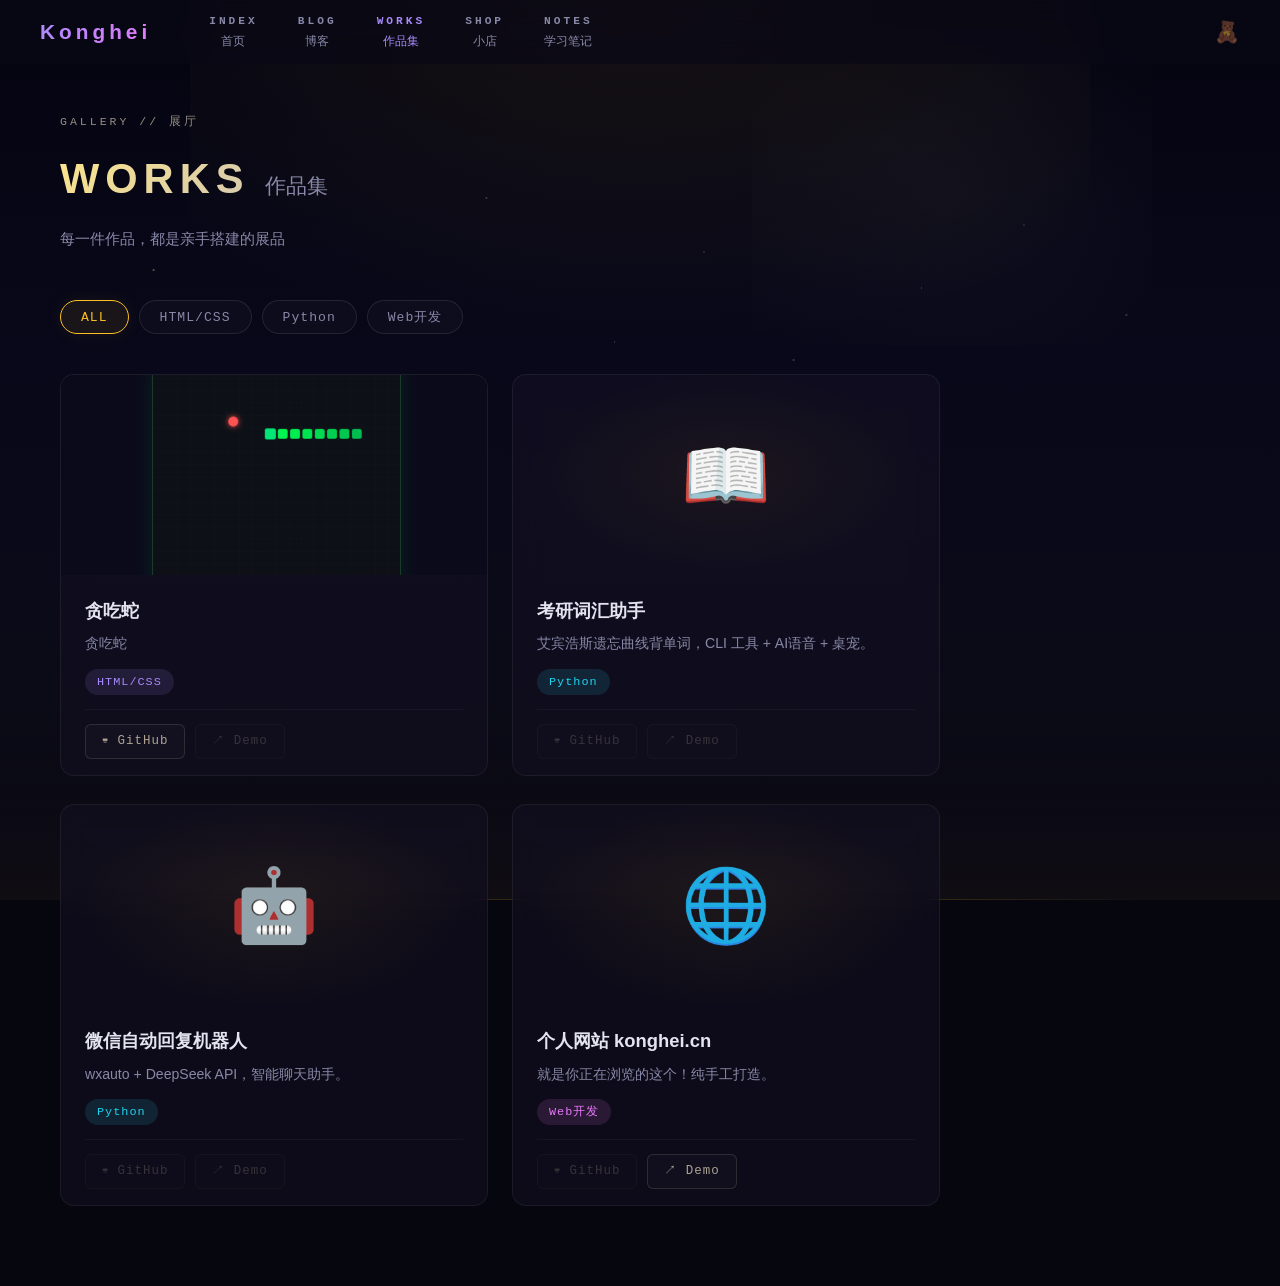
<file: portfolio.html>
<!DOCTYPE html>
<html lang="zh-CN">
<head>
  <meta charset="UTF-8">
  <meta name="viewport" content="width=device-width, initial-scale=1.0">
  <title>作品集 - Konghei</title>
  <link rel="stylesheet" href="style.css">
  <style>
    /* ===== 暗色展厅背景 ===== */
    .gl-bg { position: fixed; inset: 0; z-index: 0; pointer-events: none; }
    .gl-bg-room { position: absolute; inset: 0; background: linear-gradient(180deg, #040410 0%, #08081a 40%, #0a0a18 70%, #060612 100%); }
    .gl-bg-spotlight { position: absolute; top: 0; left: 50%; transform: translateX(-50%); width: 900px; height: 500px; background: radial-gradient(ellipse 900px 500px at 50% 0%, rgba(251,191,36,0.07) 0%, rgba(251,191,36,0.03) 40%, transparent 70%); animation: spotlightBreath 6s ease-in-out infinite alternate; }
    @keyframes spotlightBreath { 0% { opacity: 0.7; } 100% { opacity: 1; } }
    .gl-bg-light2 { position: absolute; top: 5%; right: 10%; width: 400px; height: 300px; background: radial-gradient(ellipse 400px 300px at center, rgba(212,200,176,0.04), transparent 70%); }
    .gl-bg-floor { position: absolute; bottom: 0; left: 0; right: 0; height: 40%; background: linear-gradient(0deg, rgba(251,191,36,0.04) 0%, rgba(251,191,36,0.01) 30%, transparent 100%); }
    .gl-bg-dust { position: absolute; inset: 0; background-image: radial-gradient(1.5px 1.5px at 12% 30%, rgba(253,230,138,0.5), transparent), radial-gradient(1px 1px at 25% 45%, rgba(212,200,176,0.4), transparent), radial-gradient(1.5px 1.5px at 38% 22%, rgba(253,230,138,0.3), transparent), radial-gradient(1px 1px at 48% 38%, rgba(255,255,255,0.3), transparent), radial-gradient(1px 1px at 55% 28%, rgba(212,200,176,0.4), transparent), radial-gradient(1.5px 1.5px at 62% 40%, rgba(253,230,138,0.3), transparent), radial-gradient(1px 1px at 72% 32%, rgba(255,255,255,0.3), transparent), radial-gradient(1px 1px at 80% 25%, rgba(212,200,176,0.4), transparent), radial-gradient(1.5px 1.5px at 88% 35%, rgba(253,230,138,0.3), transparent), radial-gradient(1px 1px at 15% 50%, rgba(255,255,255,0.2), transparent), radial-gradient(1px 1px at 68% 48%, rgba(212,200,176,0.3), transparent); animation: dustFloat 20s linear infinite; }
    @keyframes dustFloat { 0% { transform: translateY(0); opacity: 0.6; } 50% { transform: translateY(-8px); opacity: 0.9; } 100% { transform: translateY(-2px); opacity: 0.6; } }
    .gl-bg-pedestal { position: absolute; bottom: 0; left: 10%; right: 10%; height: 1px; background: linear-gradient(90deg, transparent, rgba(251,191,36,0.15) 20%, rgba(251,191,36,0.15) 80%, transparent); }

    .sub-page { min-height: 100vh; padding: calc(var(--topbar-h) + 48px) 60px 80px; max-width: 1000px; position: relative; z-index: 1; }
    .gl-header .screen-tag { color: rgba(212,200,176,0.7); }
    .gl-header .st-en { background: linear-gradient(135deg, #fde68a, #d4c8b0); -webkit-background-clip: text; -webkit-text-fill-color: transparent; background-clip: text; }
    /* 详情页时折叠标题 */
    .screen-header.collapsed { max-height: 0; opacity: 0; margin-bottom: 0; overflow: hidden; transition: all 0.4s ease; }
    .gl-filters.collapsed { max-height: 0; opacity: 0; margin-bottom: 0; overflow: hidden; transition: all 0.4s ease; }

    /* 筛选 */
    .gl-filters { display: flex; gap: 10px; margin-bottom: 40px; flex-wrap: wrap; }
    .gl-filter-btn { padding: 7px 20px; border: 1px solid rgba(212,200,176,0.12); border-radius: 20px; background: rgba(20,18,35,0.5); backdrop-filter: blur(10px); color: var(--text-dim); font-size: 0.82rem; cursor: pointer; font-family: "Consolas","Courier New",monospace; letter-spacing: 1px; transition: all 0.35s ease; }
    .gl-filter-btn:hover { border-color: rgba(212,200,176,0.3); color: var(--text); }
    .gl-filter-btn.active { border-color: var(--warm-amber); color: var(--warm-amber); background: rgba(251,191,36,0.08); box-shadow: 0 0 18px rgba(251,191,36,0.08); }

    /* 展品网格 */
    .showcase-grid { display: grid; grid-template-columns: repeat(2, 1fr); gap: 28px 24px; }
    .showcase-grid.filtering .showcase-card.hidden-by-tag { display: none; }

    /* 展品卡片 */
    .showcase-card { display: flex; flex-direction: column; background: rgba(20,18,35,0.55); border: 1px solid rgba(212,200,176,0.08); border-radius: var(--radius); backdrop-filter: blur(12px); -webkit-backdrop-filter: blur(12px); cursor: pointer; overflow: hidden; transition: all 0.45s cubic-bezier(0.25,0.46,0.45,0.94); position: relative; }
    .showcase-card:hover { transform: translateY(-6px); border-color: rgba(251,191,36,0.3); box-shadow: 0 16px 48px rgba(0,0,0,0.6), 0 0 60px rgba(251,191,36,0.06); }
    .showcase-card::before { content: ""; position: absolute; bottom: -40px; left: 5%; right: 5%; height: 60px; background: radial-gradient(ellipse 80% 100% at center top, rgba(251,191,36,0.04), transparent 70%); transition: opacity 0.45s ease; opacity: 0; }
    .showcase-card:hover::before { opacity: 1; }

    .showcase-preview-wrap { width: 100%; height: 200px; display: flex; align-items: center; justify-content: center; background: radial-gradient(ellipse 300px 160px at center, rgba(251,191,36,0.06), transparent 65%); position: relative; overflow: hidden; }
    .showcase-preview-wrap .preview-img { width: 100%; height: 100%; object-fit: cover; transition: transform 0.5s ease; }
    .showcase-card:hover .showcase-preview-wrap .preview-img { transform: scale(1.05); }
    .showcase-preview-wrap .preview-emoji { font-size: 4.5rem; transition: transform 0.45s cubic-bezier(0.25,0.46,0.45,0.94); filter: grayscale(0.2); }
    .showcase-card:hover .showcase-preview-wrap .preview-emoji { transform: scale(1.12); }

    .showcase-info { padding: 20px 24px 16px; flex: 1; display: flex; flex-direction: column; }
    .showcase-info h3 { font-size: 1.15rem; font-weight: 600; margin-bottom: 6px; color: var(--text); }
    .showcase-info .sc-desc { color: var(--text-dim); font-size: 0.88rem; line-height: 1.6; margin-bottom: 14px; flex: 1; }

    .sc-tag { font-size: 0.74rem; padding: 3px 12px; border-radius: 20px; font-weight: 500; display: inline-block; font-family: "Consolas","Courier New",monospace; letter-spacing: 1px; }
    .sc-tag.tag-html { background: rgba(167,139,250,0.12); color: #a78bfa; }
    .sc-tag.tag-python { background: rgba(34,211,238,0.12); color: #22d3ee; }
    .sc-tag.tag-web { background: rgba(232,121,249,0.12); color: #e879f9; }

    .sc-links { display: flex; gap: 10px; margin-top: 14px; padding-top: 14px; border-top: 1px solid rgba(255,255,255,0.04); }
    .sc-link-btn { display: inline-flex; align-items: center; gap: 5px; padding: 6px 16px; border: 1px solid rgba(212,200,176,0.15); border-radius: 6px; background: rgba(255,255,255,0.02); color: rgba(212,200,176,0.8); font-size: 0.78rem; text-decoration: none; cursor: pointer; font-family: "Consolas","Courier New",monospace; letter-spacing: 1px; transition: all 0.3s ease; }
    .sc-link-btn:hover { border-color: var(--warm-amber); color: var(--warm-amber); background: rgba(251,191,36,0.08); box-shadow: 0 0 16px rgba(251,191,36,0.08); }
    .sc-link-btn.disabled { opacity: 0.25; pointer-events: none; }

    /* 入场 */
    .showcase-card.anim-in { opacity: 0; animation: glFadeUp 0.6s cubic-bezier(0.25,0.46,0.45,0.94) forwards; animation-delay: var(--anim-delay, 0s); }
    @keyframes glFadeUp { from { opacity: 0; transform: translateY(30px); } to { opacity: 1; transform: translateY(0); } }

    /* 详情页 */
    .detail-view { display: none; animation: glFadeIn 0.4s ease; }
    .detail-view.active { display: block; }
    @keyframes glFadeIn { from { opacity: 0; transform: translateY(16px); } to { opacity: 1; transform: translateY(0); } }
    .list-view.hidden { display: none; }
    .btn-back { display: inline-flex; align-items: center; gap: 6px; padding: 8px 20px; margin-bottom: 32px; border: 1px solid rgba(212,200,176,0.12); border-radius: 20px; background: rgba(20,18,35,0.5); backdrop-filter: blur(10px); color: var(--text-dim); font-size: 0.88rem; cursor: pointer; font-family: inherit; transition: all 0.3s ease; }
    .btn-back:hover { border-color: var(--warm-amber); color: var(--warm-amber); box-shadow: 0 0 20px rgba(251,191,36,0.06); }
    .detail-article { max-width: 720px; }
    .detail-header { display: flex; align-items: flex-start; gap: 24px; margin-bottom: 28px; }
    .detail-icon { font-size: 3rem; width: 80px; height: 80px; display: flex; align-items: center; justify-content: center; border-radius: 18px; flex-shrink: 0; border: 1px solid rgba(212,200,176,0.1); background: rgba(20,18,35,0.5); backdrop-filter: blur(10px); }
    .detail-header-info { padding-top: 4px; }
    .detail-header-info h1 { font-size: 1.8rem; margin: 8px 0 0; line-height: 1.3; }
    .detail-gallery { display: flex; gap: 10px; margin-bottom: 28px; overflow-x: auto; padding-bottom: 8px; }
    .detail-gallery img { width: 100%; max-width: 340px; border-radius: var(--radius-sm); border: 1px solid rgba(255,255,255,0.06); flex-shrink: 0; }
    .detail-gallery:empty { display: none; }
    .detail-actions { display: flex; gap: 12px; margin-bottom: 32px; flex-wrap: wrap; }
    .detail-action-btn { display: inline-flex; align-items: center; gap: 8px; padding: 10px 24px; border: 1px solid rgba(212,200,176,0.2); border-radius: 8px; font-size: 0.9rem; text-decoration: none; cursor: pointer; font-family: inherit; transition: all 0.3s ease; background: rgba(20,18,35,0.5); backdrop-filter: blur(10px); color: rgba(212,200,176,0.9); }
    .detail-action-btn:hover { border-color: var(--warm-amber); color: var(--warm-amber); background: rgba(251,191,36,0.08); box-shadow: 0 0 24px rgba(251,191,36,0.08); }
    .detail-action-btn.demo-btn { border-color: rgba(34,211,238,0.2); color: rgba(34,211,238,0.9); }
    .detail-action-btn.demo-btn:hover { border-color: #22d3ee; color: #22d3ee; background: rgba(34,211,238,0.08); box-shadow: 0 0 24px rgba(34,211,238,0.1); }
    .detail-action-btn.disabled { opacity: 0.25; pointer-events: none; }
    .detail-body { margin-top: 28px; font-size: 1.02rem; line-height: 2; }
    .detail-body h2 { font-size: 1.35rem; margin: 32px 0 14px; padding-bottom: 8px; border-bottom: 1px solid var(--border); color: var(--text); }
    .detail-body h3 { font-size: 1.15rem; margin: 24px 0 10px; color: var(--text); }
    .detail-body p { color: var(--text-dim); margin-bottom: 16px; line-height: 1.9; }
    .detail-body ul, .detail-body ol { color: var(--text-dim); margin: 12px 0 20px; padding-left: 24px; display: flex; flex-direction: column; gap: 8px; }
    .detail-body li { line-height: 1.8; }
    .detail-body li strong { color: var(--text); }
    .detail-body blockquote { border-left: 3px solid var(--warm-amber); padding: 10px 18px; margin: 20px 0; background: var(--warm-amber-soft); border-radius: 0 var(--radius-sm) var(--radius-sm) 0; color: var(--text-dim); }
    .detail-body code { background: var(--surface-hover); padding: 2px 8px; border-radius: 4px; font-family: "Consolas","Courier New",monospace; font-size: 0.88rem; color: var(--warm-amber); }
    .detail-body pre { background: #0a0a18; border: 1px solid var(--border); border-radius: var(--radius-sm); padding: 18px 20px; margin: 20px 0; overflow-x: auto; }
    .detail-body pre code { background: none; padding: 0; color: var(--text); font-size: 0.85rem; line-height: 1.8; }
    .detail-body img { max-width: 100%; border-radius: var(--radius-sm); margin: 16px 0; }
    .detail-body a { color: var(--warm-amber); text-decoration: underline; }
    .detail-body hr { border: none; border-top: 1px solid var(--border); margin: 28px 0; }

    /* ===== 编辑系统 ===== */
    .fab { position: fixed; bottom: 28px; right: 28px; z-index: 1500; width: 48px; height: 48px; border-radius: 50%; border: 1px solid rgba(212,200,176,0.2); background: rgba(20,18,35,0.85); backdrop-filter: blur(14px); color: var(--warm-amber); font-size: 1.5rem; cursor: pointer; display: none; align-items: center; justify-content: center; transition: all 0.3s ease; }
    .fab.visible { display: flex; }
    .fab:hover { border-color: var(--warm-amber); box-shadow: 0 0 24px rgba(251,191,36,0.15); transform: scale(1.06); }
    .fab-publish { bottom: 88px; font-size: 0.7rem; font-family: "Consolas","Courier New",monospace; letter-spacing: 1px; width: auto; padding: 0 18px; border-radius: 24px; }
    .fab-unlock { bottom: 88px; right: 88px; font-size: 0.8rem; width: 40px; height: 40px; }
    .fab-unlock.unlocked { border-color: #22c55e; color: #22c55e; }

    .pw-dialog { position: fixed; top: 50%; left: 50%; transform: translate(-50%,-50%); z-index: 2000; background: rgba(18,16,36,0.95); border: 1px solid rgba(212,200,176,0.2); border-radius: var(--radius); padding: 28px; backdrop-filter: blur(20px); display: none; text-align: center; }
    .pw-dialog.open { display: block; animation: glFadeIn 0.3s ease; }
    .pw-dialog input { width: 200px; padding: 8px 14px; border: 1px solid rgba(255,255,255,0.1); border-radius: var(--radius-sm); background: rgba(10,10,24,0.8); color: var(--text); font-size: 0.95rem; font-family: inherit; outline: none; text-align: center; margin: 12px 0 8px; }
    .pw-dialog input:focus { border-color: var(--warm-amber); }
    .pw-dialog button { padding: 6px 20px; border: none; border-radius: var(--radius-sm); background: linear-gradient(135deg, #fbbf24, #d4c8b0); color: #000; cursor: pointer; font-family: inherit; font-size: 0.85rem; font-weight: 600; }
    .pw-error { color: #f87171; font-size: 0.78rem; display: none; }

    .editor-overlay { position: fixed; inset: 0; z-index: 2000; background: rgba(6,6,14,0.85); display: flex; align-items: center; justify-content: center; opacity: 0; visibility: hidden; transition: all 0.3s; }
    .editor-overlay.open { opacity: 1; visibility: visible; }
    .editor-panel { background: rgba(18,16,36,0.95); border: 1px solid rgba(212,200,176,0.2); border-radius: var(--radius); padding: 32px; width: 90%; max-width: 720px; max-height: 85vh; overflow-y: auto; backdrop-filter: blur(20px); }
    .editor-panel h2 { margin-bottom: 24px; color: var(--warm-amber); }
    .editor-field { margin-bottom: 18px; }
    .editor-field label { display: block; font-size: 0.8rem; color: var(--text-dim); margin-bottom: 6px; letter-spacing: 1px; }
    .editor-field input, .editor-field textarea, .editor-field select { width: 100%; padding: 10px 14px; border: 1px solid rgba(255,255,255,0.1); border-radius: var(--radius-sm); background: rgba(10,10,24,0.8); color: var(--text); font-size: 0.95rem; font-family: inherit; outline: none; resize: vertical; transition: border-color 0.2s; }
    .editor-field input[type="file"] { padding: 8px 12px; cursor: pointer; color: var(--text-dim); font-size: 0.85rem; background: rgba(10,10,24,0.6); }
    .editor-field input[type="file"]:hover { border-color: var(--warm-amber); color: var(--text); }
    .file-upload-btn { display: flex; align-items: center; gap: 10px; padding: 12px 16px; border: 2px dashed rgba(212,200,176,0.2); border-radius: var(--radius-sm); background: rgba(10,10,24,0.5); cursor: pointer; transition: all 0.3s ease; width: 100%; }
    .file-upload-btn:hover { border-color: var(--warm-amber); background: rgba(251,191,36,0.06); box-shadow: 0 0 16px rgba(251,191,36,0.06); }
    .file-upload-btn.drag-over { border-color: var(--warm-amber); background: rgba(251,191,36,0.1); box-shadow: 0 0 24px rgba(251,191,36,0.12); }
    .file-upload-icon { font-size: 1.2rem; flex-shrink: 0; }
    .file-upload-text { font-size: 0.85rem; color: var(--text-dim); user-select: none; }
    .file-upload-btn.has-file { border-color: rgba(34,211,238,0.3); border-style: solid; background: rgba(34,211,238,0.06); }
    .file-upload-btn.has-file .file-upload-text { color: #22d3ee; }
    .editor-field input:focus, .editor-field textarea:focus, .editor-field select:focus { border-color: var(--warm-amber); }
    .editor-field textarea { min-height: 200px; font-family: "Consolas","Courier New",monospace; font-size: 0.9rem; line-height: 1.7; }
    .editor-actions { display: flex; gap: 12px; justify-content: flex-end; margin-top: 24px; }
    .editor-actions button { padding: 10px 24px; border: none; border-radius: var(--radius-sm); cursor: pointer; font-family: inherit; font-size: 0.9rem; font-weight: 600; transition: all 0.2s; }
    .btn-cancel { background: rgba(255,255,255,0.06); color: var(--text-dim); }
    .btn-cancel:hover { background: rgba(255,255,255,0.1); color: var(--text); }
    .btn-publish { background: linear-gradient(135deg, #fbbf24, #d4c8b0); color: #000; }
    .btn-publish:hover { box-shadow: 0 4px 20px rgba(251,191,36,0.2); }
    .editor-field .img-preview { display: flex; gap: 8px; flex-wrap: wrap; margin-top: 8px; }
    .editor-field .img-preview img { width: 100px; height: 70px; object-fit: cover; border-radius: 4px; border: 1px solid rgba(255,255,255,0.1); }
    .editor-field .img-preview .img-wrap { position: relative; display: inline-block; }
    .editor-field .img-preview .img-remove { position: absolute; top: -6px; right: -6px; width: 18px; height: 18px; border-radius: 50%; background: #f87171; color: #fff; border: none; cursor: pointer; font-size: 0.65rem; line-height: 18px; text-align: center; }
    .editor-hint { font-size: 0.72rem; color: var(--text-dim); margin-top: 6px; line-height: 1.6; }
    .editor-hint code { background: rgba(251,191,36,0.12); padding: 1px 6px; border-radius: 3px; font-family: "Consolas","Courier New",monospace; font-size: 0.75rem; }

    .card-edit-actions { position: absolute; top: 8px; right: 8px; display: none; gap: 4px; z-index: 10; }
    .showcase-card:hover .card-edit-actions { display: flex; }
    .btn-edit-card, .btn-del-card { width: 26px; height: 26px; border-radius: 50%; border: 1px solid rgba(255,255,255,0.15); background: rgba(10,10,24,0.8); color: var(--text-dim); cursor: pointer; font-size: 0.7rem; transition: all 0.2s; display: flex; align-items: center; justify-content: center; }
    .btn-edit-card:hover { border-color: var(--warm-amber); color: var(--warm-amber); }
    .btn-del-card:hover { border-color: #f87171; color: #f87171; }

    .toast { position: fixed; bottom: 28px; left: 50%; transform: translateX(-50%); z-index: 3000; padding: 10px 24px; border-radius: 24px; background: rgba(18,16,36,0.95); border: 1px solid rgba(212,200,176,0.3); color: var(--text); font-size: 0.88rem; opacity: 0; transition: opacity 0.3s; pointer-events: none; backdrop-filter: blur(14px); }
    .toast.show { opacity: 1; }

    @media (max-width: 768px) {
      .sub-page { padding: calc(var(--topbar-h) + 20px) 20px 40px; }
      .showcase-grid { grid-template-columns: 1fr; }
      .detail-header { flex-direction: column; align-items: center; text-align: center; }
    }
  </style>
</head>
<body>

  <div class="gl-bg">
    <div class="gl-bg-room"></div>
    <div class="gl-bg-spotlight"></div>
    <div class="gl-bg-light2"></div>
    <div class="gl-bg-floor"></div>
    <div class="gl-bg-dust"></div>
    <div class="gl-bg-pedestal"></div>
  </div>

  <header class="topbar">
    <a class="tb-logo" href="index.html">Konghei</a>
    <nav class="tb-nav">
      <a class="tb-btn" href="index.html"><span class="tb-en">INDEX</span><span class="tb-cn">首页</span></a>
      <a class="tb-btn" href="blog.html"><span class="tb-en">BLOG</span><span class="tb-cn">博客</span></a>
      <a class="tb-btn active" href="portfolio.html"><span class="tb-en">WORKS</span><span class="tb-cn">作品集</span></a>
      <a class="tb-btn" href="shop.html"><span class="tb-en">SHOP</span><span class="tb-cn">小店</span></a>
      <a class="tb-btn" href="notes.html"><span class="tb-en">NOTES</span><span class="tb-cn">学习笔记</span></a>
    </nav>
    <div class="tb-extra"><span class="tb-doll">🧸</span></div>
  </header>

  <main class="sub-page">
    <div class="screen-header gl-header">
      <div class="screen-tag">GALLERY // 展厅</div>
      <h2 class="screen-title"><span class="st-en">WORKS</span><span class="st-cn">作品集</span></h2>
      <p class="screen-desc">每一件作品，都是亲手搭建的展品</p>
    </div>

    <div class="gl-filters" id="gl-filters">
      <button class="gl-filter-btn active" data-tag="all">ALL</button>
      <button class="gl-filter-btn" data-tag="HTML/CSS">HTML/CSS</button>
      <button class="gl-filter-btn" data-tag="Python">Python</button>
      <button class="gl-filter-btn" data-tag="Web开发">Web开发</button>
    </div>

    <div id="content-root"></div>
  </main>

  <!-- 密码弹窗 -->
  <div class="pw-dialog" id="pw-dialog">
    <div style="font-size:0.8rem;color:var(--text-dim);margin-bottom:4px;">🔒 编辑认证</div>
    <input type="password" id="pw-input" placeholder="输入编辑密码...">
    <br>
    <button id="pw-confirm">确认</button>
    <div class="pw-error" id="pw-error">密码错误</div>
  </div>

  <!-- 编辑弹窗 -->
  <div class="editor-overlay" id="editor-overlay">
    <div class="editor-panel">
      <h2 id="editor-title">➕ 添加项目</h2>
      <div class="editor-field"><label>项目名称</label><input id="ed-title" type="text" placeholder="项目名称..."></div>
      <div class="editor-field"><label>一句话简介</label><input id="ed-summary" type="text" placeholder="一句话概括..."></div>
      <div class="editor-field"><label>图标 Emoji</label><input id="ed-icon" type="text" placeholder="如 🐱" maxlength="4" style="width:80px;font-size:1.5rem;text-align:center;"></div>
      <div class="editor-field"><label>技术标签</label>
        <select id="ed-tag">
          <option value="HTML/CSS">HTML/CSS</option>
          <option value="Python">Python</option>
          <option value="Web开发">Web开发</option>
          <option value="其他">其他</option>
        </select>
      </div>
      <div class="editor-field"><label>在线演示地址</label><input id="ed-demo" type="text" placeholder="https://..."></div>
      <div class="editor-field"><label>GitHub 仓库地址</label><input id="ed-github" type="text" placeholder="https://github.com/..."></div>
      <div class="editor-field">
        <label>封面截图</label>
        <div class="file-upload-btn" id="file-btn-image">
          <span class="file-upload-icon">🖼️</span>
          <span class="file-upload-text" id="ed-image-text">点击选择图片（或拖拽到此处）</span>
        </div>
        <input type="file" id="ed-image" accept="image/*" style="display:none">
        <div class="img-preview" id="ed-image-preview"></div>
      </div>
      <div class="editor-field">
        <label>更多截图（详情页轮播）</label>
        <div class="file-upload-btn" id="file-btn-shots">
          <span class="file-upload-icon">🖼️</span>
          <span class="file-upload-text" id="ed-shots-text">点击选择多张图片（或拖拽到此处）</span>
        </div>
        <input type="file" id="ed-screenshots" accept="image/*" multiple style="display:none">
        <div class="img-preview" id="ed-shots-preview"></div>
      </div>
      <div class="editor-field">
        <label>项目详细介绍</label>
        <textarea id="ed-body" placeholder="<h2>项目简介</h2><p>...</p><h2>技术要点</h2><ul><li>...</li></ul>"></textarea>
        <div class="editor-hint">支持 HTML 格式。用 <code>&lt;h2&gt;</code> 分段，<code>&lt;ul&gt;&lt;li&gt;</code> 列表。</div>
      </div>
      <div class="editor-actions">
        <button class="btn-cancel" id="btn-cancel">取消</button>
        <button class="btn-publish" id="btn-save">保存到本地</button>
      </div>
    </div>
  </div>

  <!-- Toast -->
  <div class="toast" id="toast"></div>

  <!-- 浮动按钮 -->
  <button class="fab fab-add" id="fab-add" title="添加项目">+</button>
  <button class="fab fab-publish" id="fab-publish" title="发布到服务器">⬆ 发布</button>
  <button class="fab fab-unlock" id="fab-unlock" title="编辑认证">🔒</button>

  <script>
    var EP = 'konghei2026';
    var UK = 'konghei_user_portfolio';
    var AK = 'konghei_pf_auth';
    var isL = window.location.hostname === 'localhost' || window.location.hostname === '127.0.0.1';
    var all = [], bc = {}, eid = null, cf = 'all';
    var thumbData = null, shotDataList = [];

    function tagClass(t) { if (t==='HTML/CSS') return 'tag-html'; if (t==='Python') return 'tag-python'; return 'tag-web'; }
    function nid() { return 'proj-' + Date.now(); }

    async function lp() {
      try { var r = await fetch('/projects/index.json'); all = await r.json(); } catch(e) { all = []; }
      /* 本地编辑优先覆盖服务器数据 */
      var merged = {}; all.forEach(function(p) { merged[p.id] = p; });
      glp().forEach(function(p) { merged[p.id] = p; });
      all = Object.values(merged);
    }

    function glp() { try { return JSON.parse(localStorage.getItem(UK)) || []; } catch(e) { return []; } }
    function slp(p) { localStorage.setItem(UK, JSON.stringify(p)); }

    var isA = isL && !!sessionStorage.getItem(AK);
    var fab = document.getElementById('fab-add'), fp = document.getElementById('fab-publish'), fu = document.getElementById('fab-unlock'), pd = document.getElementById('pw-dialog');

    function sa(v) {
      isA = v;
      if (v) {
        sessionStorage.setItem(AK, '1');
        fab.classList.add('visible'); fp.classList.add('visible');
        fu.textContent = '🔓'; fu.classList.add('unlocked');
        pd.classList.remove('open');
      } else {
        sessionStorage.removeItem(AK);
        fab.classList.remove('visible'); fp.classList.remove('visible');
        fu.textContent = '🔒'; fu.classList.remove('unlocked');
      }
      render();
    }

    if (!isL) { fab.style.display = 'none'; fp.style.display = 'none'; fu.style.display = 'none'; pd.style.display = 'none'; }
    /* 解锁按钮始终可见，+和发布需要认证后才显示 */
    if (isL) fu.classList.add('visible');
    if (isA) { fab.classList.add('visible'); fp.classList.add('visible'); fu.textContent = '🔓'; fu.classList.add('unlocked'); }

    fu.addEventListener('click', function() {
      if (isA) { sa(false); return; }
      pd.classList.toggle('open');
      if (pd.classList.contains('open')) document.getElementById('pw-input').focus();
    });
    document.getElementById('pw-confirm').addEventListener('click', function() {
      if (document.getElementById('pw-input').value === EP) sa(true);
      else { var e = document.getElementById('pw-error'); e.style.display = 'block'; setTimeout(function() { e.style.display = 'none'; }, 2000); }
    });
    document.getElementById('pw-input').addEventListener('keydown', function(e) { if (e.key==='Enter') document.getElementById('pw-confirm').click(); });

    /* 编辑弹窗 */
    var ov = document.getElementById('editor-overlay');
    var et = document.getElementById('ed-title'), es = document.getElementById('ed-summary');
    var ei = document.getElementById('ed-icon'), eg = document.getElementById('ed-tag');
    var edDemo = document.getElementById('ed-demo'), edGh = document.getElementById('ed-github');
    var eb = document.getElementById('ed-body');

    var fbi = document.getElementById('file-btn-image');
    var fbs = document.getElementById('file-btn-shots');
    var fii = document.getElementById('ed-image');
    var fis = document.getElementById('ed-screenshots');

    /* 点击按钮 → 触发隐藏的 file input */
    fbi.addEventListener('click', function() { fii.click(); });
    fbs.addEventListener('click', function() { fis.click(); });

    /* 拖拽上传 */
    /* 封面上传拖拽 */
    fbi.addEventListener('dragover', function(e) { e.preventDefault(); fbi.classList.add('drag-over'); });
    fbi.addEventListener('dragleave', function() { fbi.classList.remove('drag-over'); });
    fbi.addEventListener('drop', function(e) {
      e.preventDefault(); fbi.classList.remove('drag-over');
      var f = e.dataTransfer.files[0]; if (!f) return;
      var dt = new DataTransfer(); dt.items.add(f); fii.files = dt.files; fii.dispatchEvent(new Event('change'));
    });
    /* 截图拖拽 —— 追加模式 */
    fbs.addEventListener('dragover', function(e) { e.preventDefault(); fbs.classList.add('drag-over'); });
    fbs.addEventListener('dragleave', function() { fbs.classList.remove('drag-over'); });
    fbs.addEventListener('drop', function(e) {
      e.preventDefault(); fbs.classList.remove('drag-over');
      var files = e.dataTransfer.files; if (!files.length) return;
      fbs.classList.add('has-file');
      var countBefore = shotDataList.length;
      Array.from(files).forEach(function(f) {
        readFile(f, function(data) {
          shotDataList.push(data);
          var html = '';
          shotDataList.forEach(function(d, i) {
            html += '<div class="img-wrap"><img src="' + d + '"><button class="img-remove" onclick="shotDataList.splice(' + i + ',1);this.parentElement.remove();document.getElementById(\'ed-shots-text\').textContent=shotDataList.length?\'✅ '+shotDataList.length+' 张截图\':\'点击选择多张图片（或拖拽到此处）\';if(!shotDataList.length)fbs.classList.remove(\'has-file\');">✕</button></div>';
          });
          document.getElementById('ed-shots-preview').innerHTML = html;
          document.getElementById('ed-shots-text').textContent = '✅ ' + shotDataList.length + ' 张截图';
        });
      });
    });

    function ce() {
      eid = null; et.value = ''; es.value = ''; ei.value = ''; eg.value = 'HTML/CSS';
      edDemo.value = ''; edGh.value = ''; eb.value = '';
      thumbData = null; shotDataList = [];
      fii.value = ''; fis.value = '';
      document.getElementById('ed-image-preview').innerHTML = '';
      document.getElementById('ed-shots-preview').innerHTML = '';
      document.getElementById('ed-image-text').textContent = '点击选择图片（或拖拽到此处）';
      document.getElementById('ed-shots-text').textContent = '点击选择多张图片（或拖拽到此处）';
      fbi.classList.remove('has-file'); fbs.classList.remove('has-file');
      document.getElementById('editor-title').textContent = '➕ 添加项目';
    }

    function readFile(file, cb) {
      var fr = new FileReader();
      fr.onload = function() { cb(fr.result); };
      fr.readAsDataURL(file);
    }

    fii.addEventListener('change', function() {
      var f = this.files[0]; if (!f) return;
      fbi.classList.add('has-file');
      document.getElementById('ed-image-text').textContent = '✅ ' + f.name + ' (' + Math.round(f.size/1024) + ' KB)';
      readFile(f, function(data) {
        thumbData = data;
        document.getElementById('ed-image-preview').innerHTML = '<div class="img-wrap"><img src="' + data + '"><button class="img-remove" onclick="thumbData=null;document.getElementById(\'ed-image-preview\').innerHTML=\'\';fii.value=\'\';document.getElementById(\'ed-image-text\').textContent=\'点击选择图片（或拖拽到此处）\';fbi.classList.remove(\'has-file\');">✕</button></div>';
      });
    });

    fis.addEventListener('change', function() {
      var files = this.files; if (!files.length) return;
      fbs.classList.add('has-file');
      var names = Array.from(files).map(function(f) { return f.name; }).join(', ');
      document.getElementById('ed-shots-text').textContent = '✅ ' + files.length + ' 张图片: ' + names;
      shotDataList = [];
      var html = '';
      Array.from(files).forEach(function(f, i) {
        readFile(f, function(data) {
          shotDataList.push(data);
          html += '<div class="img-wrap"><img src="' + data + '"><button class="img-remove" onclick="shotDataList.splice(' + i + ',1);this.parentElement.remove();if(!shotDataList.length){fis.value=\'\';document.getElementById(\'ed-shots-text\').textContent=\'点击选择多张图片（或拖拽到此处）\';fbs.classList.remove(\'has-file\');}">✕</button></div>';
          document.getElementById('ed-shots-preview').innerHTML = html;
        });
      });
    });

    function fe2(proj) {
      eid = proj.id;
      et.value = proj.title; es.value = proj.summary || '';
      ei.value = proj.icon || ''; eg.value = proj.tag || 'HTML/CSS';
      edDemo.value = proj.demo || ''; edGh.value = proj.github || '';
      eb.value = proj.body || '';
      thumbData = proj._thumbData || null; shotDataList = proj._shotDataList || [];
      fii.value = ''; fis.value = '';
      fbi.classList.remove('has-file'); fbs.classList.remove('has-file');
      document.getElementById('ed-image-text').textContent = thumbData ? '✅ 已有封面图（可重新选择）' : '点击选择图片（或拖拽到此处）';
      document.getElementById('ed-shots-text').textContent = shotDataList.length ? '✅ 已有 ' + shotDataList.length + ' 张截图（可重新选择）' : '点击选择多张图片（或拖拽到此处）';
      if (thumbData) fbi.classList.add('has-file');
      if (shotDataList.length) fbs.classList.add('has-file');
      document.getElementById('ed-image-preview').innerHTML = thumbData ? '<div class="img-wrap"><img src="' + thumbData + '"><button class="img-remove" onclick="thumbData=null;document.getElementById(\'ed-image-preview\').innerHTML=\'\';document.getElementById(\'ed-image-text\').textContent=\'点击选择图片（或拖拽到此处）\';document.getElementById(\'file-btn-image\').classList.remove(\'has-file\');">✕</button></div>' : '';
      document.getElementById('editor-title').textContent = '✏️ 编辑项目';
      ov.classList.add('open');
    }

    fab.addEventListener('click', function() { ce(); ov.classList.add('open'); et.focus(); });
    document.getElementById('btn-cancel').addEventListener('click', function() { ov.classList.remove('open'); ce(); });
    ov.addEventListener('click', function(e) { if (e.target === ov) { ov.classList.remove('open'); ce(); } });

    document.getElementById('btn-save').addEventListener('click', function() {
      var t = et.value.trim(), b = eb.value.trim();
      if (!t || !b) return;
      var ls = glp();
      var proj = {
        id: eid || nid(),
        icon: ei.value.trim() || '📦',
        title: t,
        summary: es.value.trim() || t,
        tag: eg.value,
        demo: edDemo.value.trim(),
        github: edGh.value.trim(),
        body: b,
        image: '',
        screenshots: [],
        _thumbData: thumbData,
        _shotDataList: shotDataList
      };
      if (eid) {
        var idx = ls.findIndex(function(p) { return p.id === eid; });
        if (idx >= 0) ls[idx] = proj; else ls.unshift(proj);
      } else {
        ls.unshift(proj);
      }
      slp(ls); ce(); ov.classList.remove('open'); lp().then(function(){render();});
    });

    /* 发布 */
    fp.addEventListener('click', async function() {
      var ls = glp();
      var merged = ls.slice();
      var seen = {};
      merged.forEach(function(p) { seen[p.id] = true; });
      all.forEach(function(p) {
        if (!seen[p.id]) { merged.push(p); seen[p.id] = true; }
      });
      if (!merged.length) return;
      var toast = document.getElementById('toast');
      toast.textContent = '⬆ 发布中...'; toast.classList.add('show');

      var projects = merged.map(function(p) {
        return {
          id: p.id, icon: p.icon, title: p.title, summary: p.summary,
          tag: p.tag, demo: p.demo || '', github: p.github || '',
          body: p.body, image: p.image || '', screenshots: p.screenshots || []
        };
      });

      var images = {};
      merged.forEach(function(p) {
        if (p._thumbData || (p._shotDataList && p._shotDataList.length)) {
          images[p.id] = { thumb: p._thumbData || null, screenshots: p._shotDataList || [] };
        }
      });

      try {
        var r = await fetch('/portfolio-publish', {
          method: 'POST',
          headers: { 'Content-Type': 'application/json' },
          body: JSON.stringify({ projects: projects, images: images })
        });
        var d = await r.json();
        toast.textContent = '✅ 已发布 ' + d.count + ' 个项目！git push 即上线';
        bc = {};
        // 清除本地草稿中已发布的
        var pubIds = {};
        merged.forEach(function(p) { pubIds[p.id] = true; });
        var remain = glp().filter(function(p) { return !pubIds[p.id]; });
        // 清除 _thumbData / _shotDataList 等临时字段后保留
        remain = remain.map(function(p) {
          var c = {}; for (var k in p) { if (k.indexOf('_') !== 0) c[k] = p[k]; } return c;
        });
        slp(remain);
        await lp(); render();
      } catch(e) {
        toast.textContent = '⚠️ 发布失败！请确认服务器是 python server.py 启动的';
      }
      setTimeout(function() { toast.classList.remove('show'); }, 3500);
    });

    /* 渲染 */
    function render() {
      var root = document.getElementById('content-root');
      root.innerHTML = '';
      var posts = cf === 'all' ? all : all.filter(function(p) { return p.tag === cf; });
      if (!posts.length) {
        root.innerHTML = '<div style="text-align:center;padding:60px 0;color:var(--text-dim);">🏛️<br>该标签下暂无展品</div>';
        return;
      }
      var lv = document.createElement('div'); lv.className = 'list-view';
      var grid = document.createElement('div'); grid.className = 'showcase-grid';

      posts.forEach(function(p) {
        var card = document.createElement('div');
        card.className = 'showcase-card';
        card.dataset.detail = p.id + '-d';
        card.dataset.tag = p.tag;

        var hasImg = (p.image && p.image.trim()) || p._thumbData;
        var hasDemo = p.demo && p.demo.trim();
        var hasGithub = p.github && p.github.trim();

        var previewHTML = hasImg
          ? '<img class="preview-img" src="' + (p.image || p._thumbData) + '" alt="' + p.title + '" loading="lazy">'
          : '<span class="preview-emoji">' + (p.icon || '📦') + '</span>';

        card.innerHTML =
          '<div class="showcase-preview-wrap">' + previewHTML + '</div>' +
          '<div class="showcase-info">' +
            '<h3>' + p.title + '</h3>' +
            '<p class="sc-desc">' + (p.summary || '') + '</p>' +
            '<div style="display:flex;align-items:center;justify-content:space-between;">' +
              '<span class="sc-tag ' + tagClass(p.tag) + '">' + p.tag + '</span>' +
            '</div>' +
            '<div class="sc-links">' +
              (hasGithub ? '<a class="sc-link-btn" href="' + p.github + '" target="_blank" onclick="event.stopPropagation()">&#x2328; GitHub</a>' : '<span class="sc-link-btn disabled">&#x2328; GitHub</span>') +
              (hasDemo ? '<a class="sc-link-btn" href="' + p.demo + '" target="_blank" onclick="event.stopPropagation()">&#x2197; Demo</a>' : '<span class="sc-link-btn disabled">&#x2197; Demo</span>') +
            '</div>' +
          '</div>';

        if (isA) {
          card.innerHTML += '<div class="card-edit-actions">' +
            '<button class="btn-edit-card" title="编辑">✎</button>' +
            '<button class="btn-del-card" title="删除">✕</button>' +
            '</div>';
        }

        grid.appendChild(card);
      });

      lv.appendChild(grid);
      root.appendChild(lv);

      /* 卡片点击 → 详情 */
      grid.addEventListener('click', function(e) {
        if (e.target.closest('a') || e.target.closest('.card-edit-actions')) return;
        var card = e.target.closest('[data-detail]');
        if (!card) return;
        showDetail(card.dataset.detail.replace('-d', ''));
      });

      /* 编辑/删除按钮 */
      if (isA) {
        grid.querySelectorAll('.btn-edit-card').forEach(function(btn) {
          btn.addEventListener('click', function(e) {
            e.stopPropagation();
            var pid = btn.closest('[data-detail]').dataset.detail.replace('-d', '');
            var ls = glp();
            var proj = ls.find(function(p) { return p.id === pid; });
            if (!proj) {
              var meta = all.find(function(p) { return p.id === pid; });
              if (meta) { proj = Object.assign({}, meta); ls.unshift(proj); slp(ls); }
            }
            if (proj) fe2(proj);
          });
        });
        grid.querySelectorAll('.btn-del-card').forEach(function(btn) {
          btn.addEventListener('click', function(e) {
            e.stopPropagation();
            var pid = btn.closest('[data-detail]').dataset.detail.replace('-d', '');
            var ls = glp().filter(function(p) { return p.id !== pid; });
            slp(ls);
            all = all.filter(function(p) { return p.id !== pid; });
            render();
          });
        });
      }

      /* 入场上 */
      setTimeout(function() {
        grid.querySelectorAll('.showcase-card').forEach(function(el, i) {
          el.style.setProperty('--anim-delay', (i * 0.1) + 's');
          el.classList.add('anim-in');
        });
      }, 150);
    }

    function showDetail(pid) {
      var proj = all.find(function(p) { return p.id === pid; });
      if (!proj) return;
      var root = document.getElementById('content-root');
      root.querySelectorAll('.detail-view').forEach(function(d) { d.remove(); });
      document.querySelector('.list-view').classList.add('hidden');
      document.querySelector('.screen-header').classList.add('collapsed');
      document.getElementById('gl-filters').classList.add('collapsed');

      var hasDemo = proj.demo && proj.demo.trim();
      var hasGithub = proj.github && proj.github.trim();
      /* 截图：优先用已发布的路径，其次用本地 base64 */
      var shots = (proj.screenshots && proj.screenshots.length) ? proj.screenshots : (proj._shotDataList || []);
      var galleryHTML = '';
      if (shots.length) {
        galleryHTML = '<div class="detail-gallery">' + shots.map(function(s) { return '<img src="' + s + '" alt="截图" loading="lazy">'; }).join('') + '</div>';
      }
      var actionsHTML = '';
      if (hasGithub || hasDemo) {
        actionsHTML = '<div class="detail-actions">' +
          (hasGithub ? '<a class="detail-action-btn" href="' + proj.github + '" target="_blank">&#x2328; 查看源码</a>' : '') +
          (hasDemo ? '<a class="detail-action-btn demo-btn" href="' + proj.demo + '" target="_blank">&#x2197; 在线演示</a>' : '') +
          '</div>';
      }

      var dv = document.createElement('div');
      dv.id = pid + '-d';
      dv.className = 'detail-view active';
      dv.innerHTML =
        '<button class="btn-back">&larr; 返回展厅</button>' +
        '<div class="detail-article">' +
          '<div class="detail-header">' +
            '<div class="detail-icon">' + (proj.icon || '📦') + '</div>' +
            '<div class="detail-header-info">' +
              '<span class="sc-tag ' + tagClass(proj.tag) + '">' + proj.tag + '</span>' +
              '<h1>' + proj.title + '</h1>' +
            '</div>' +
          '</div>' +
          galleryHTML +
          actionsHTML +
          '<div class="detail-body">' + (proj.body || '') + '</div>' +
        '</div>';
      root.appendChild(dv);

      dv.querySelector('.btn-back').addEventListener('click', function() {
        dv.classList.remove('active');
        document.querySelector('.list-view').classList.remove('hidden');
        document.querySelector('.screen-header').classList.remove('collapsed');
        document.getElementById('gl-filters').classList.remove('collapsed');
        window.scrollTo({top:0,behavior:'smooth'});
      });

      window.scrollTo({top:0,behavior:'smooth'});
    }

    /* 返回按钮 - 委托 */
    document.getElementById('content-root').addEventListener('click', function(e) {
      if (!e.target.classList.contains('btn-back')) return;
      var dv = e.target.closest('.detail-view');
      if (dv) dv.classList.remove('active');
      document.querySelector('.list-view').classList.remove('hidden');
      document.querySelector('.screen-header').classList.remove('collapsed');
      document.getElementById('gl-filters').classList.remove('collapsed');
      window.scrollTo({top:0,behavior:'smooth'});
    });

    /* 筛选 */
    document.getElementById('gl-filters').addEventListener('click', function(e) {
      if (!e.target.classList.contains('gl-filter-btn')) return;
      this.querySelectorAll('.gl-filter-btn').forEach(function(b) { b.classList.remove('active'); });
      e.target.classList.add('active');
      cf = e.target.dataset.tag;
      var grid = document.querySelector('.showcase-grid');
      if (grid) {
        if (cf === 'all') { grid.classList.remove('filtering'); }
        else {
          grid.classList.add('filtering');
          grid.querySelectorAll('.showcase-card').forEach(function(c) { c.classList.toggle('hidden-by-tag', c.dataset.tag !== cf); });
        }
      }
    });

    (async function init() { await lp(); render(); })();
  </script>
</body>
</html>
</file>
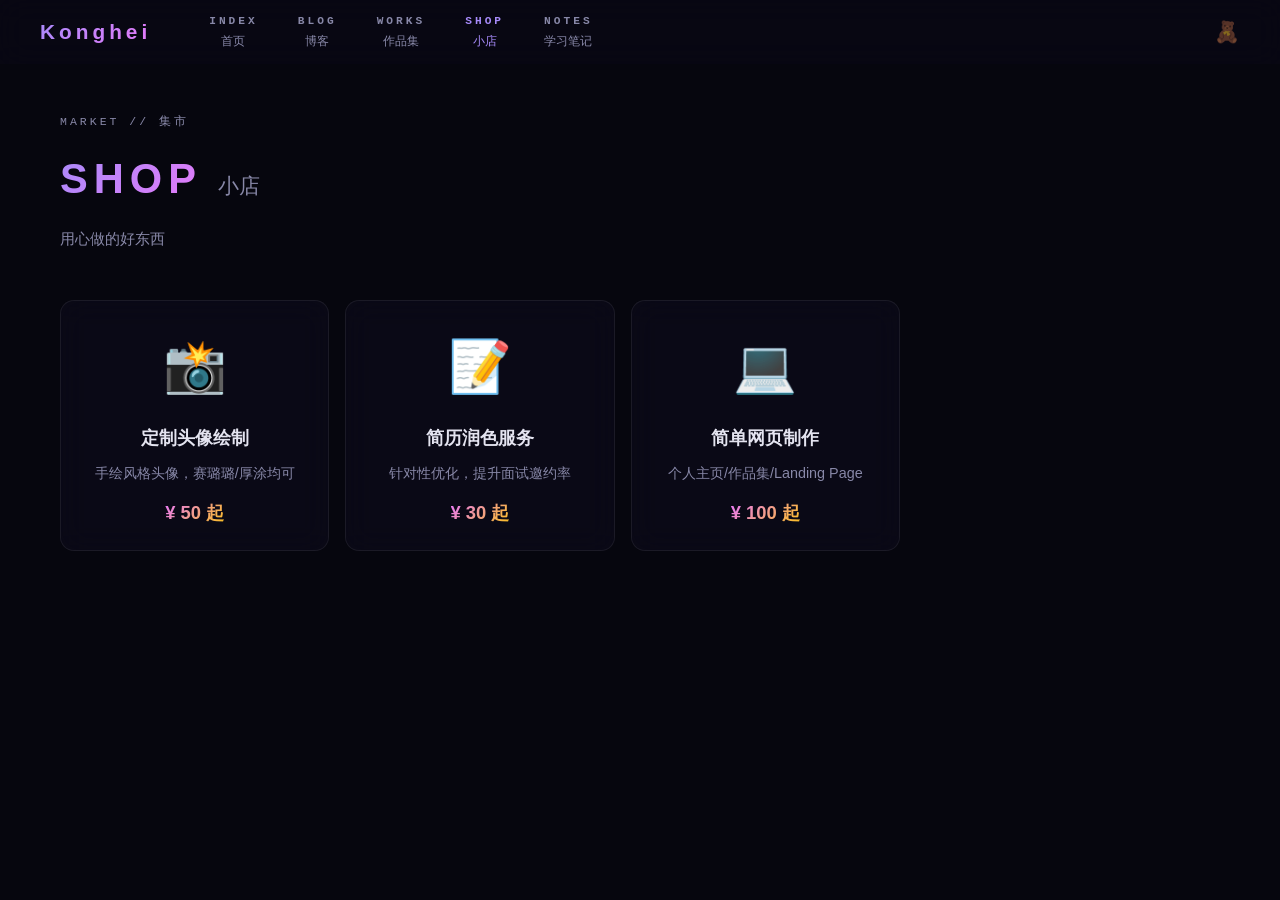
<file: shop.html>
<!DOCTYPE html>
<html lang="zh-CN">
<head>
  <meta charset="UTF-8">
  <meta name="viewport" content="width=device-width, initial-scale=1.0">
  <title>小店 - Konghei</title>
  <link rel="stylesheet" href="style.css">
</head>
<body>
  <header class="topbar">
    <a class="tb-logo" href="index.html">Konghei</a>
    <nav class="tb-nav">
      <a class="tb-btn" href="index.html"><span class="tb-en">INDEX</span><span class="tb-cn">首页</span></a>
      <a class="tb-btn" href="blog.html"><span class="tb-en">BLOG</span><span class="tb-cn">博客</span></a>
      <a class="tb-btn" href="portfolio.html"><span class="tb-en">WORKS</span><span class="tb-cn">作品集</span></a>
      <a class="tb-btn active" href="shop.html"><span class="tb-en">SHOP</span><span class="tb-cn">小店</span></a>
      <a class="tb-btn" href="notes.html"><span class="tb-en">NOTES</span><span class="tb-cn">学习笔记</span></a>
    </nav>
    <div class="tb-extra"><span class="tb-doll">🧸</span></div>
  </header>

  <main class="sub-page">
    <div class="screen-header">
      <div class="screen-tag">MARKET // 集市</div>
      <h2 class="screen-title"><span class="st-en">SHOP</span><span class="st-cn">小店</span></h2>
      <p class="screen-desc">用心做的好东西</p>
    </div>
    <div id="content-root"></div>
  </main>

  <script src="content.js"></script>
  <script>
    (function(){var c=document.getElementById('content-root');if(!c||!SITE||!SITE.shop)return;function h(t,a,k){var e=document.createElement(t);if(a)Object.keys(a).forEach(function(p){if(p==='className')e.className=a[p];else if(p==='innerHTML')e.innerHTML=a[p];else e.setAttribute(p,a[p])});if(k){if(typeof k==='string')e.textContent=k;else if(Array.isArray(k))k.forEach(function(x){if(x)e.appendChild(x)});else e.appendChild(k)}return e}
    var g=h('div',{className:'card-list grid-3'});SITE.shop.forEach(function(item){g.appendChild(h('div',{className:'card shop-card'},[h('div',{className:'shop-img'},item.icon),h('h3',null,item.title),h('p',null,item.desc),h('span',{className:'price'},item.price)]))});c.appendChild(g);
    setTimeout(function(){document.querySelectorAll('.shop-card').forEach(function(el,i){el.style.setProperty('--anim-delay',(i*0.08)+'s');el.classList.add('anim-in')})},200);})();
  </script>
</body>
</html>
</file>
<file: style.css>
/* 霓虹窗景 —— Konghei 个人空间 */

*, *::before, *::after { box-sizing: border-box; margin: 0; padding: 0; }

:root {
  --bg: #06060e;
  --surface: rgba(15,15,29,0.85);
  --surface-hover: rgba(21,21,40,0.9);
  --text: #e4e4f0;
  --text-dim: #8888a8;
  --text-warm: #d4c8b0;

  --neon-purple: #a78bfa;
  --neon-pink:   #e879f9;
  --neon-cyan:   #22d3ee;
  --neon-purple-soft: rgba(167,139,250,0.15);
  --neon-pink-soft:   rgba(232,121,249,0.10);

  --warm-amber: #fbbf24;
  --warm-cream: #fde68a;
  --warm-amber-soft: rgba(251,191,36,0.12);

  --border: rgba(255,255,255,0.06);
  --radius: 14px;
  --radius-sm: 8px;
  --topbar-h: 64px;
}

body {
  font-family: "Segoe UI", "PingFang SC", "Microsoft YaHei", sans-serif;
  background: var(--bg);
  color: var(--text);
  line-height: 1.7;
}

/* ═══════════════════════════════
   加载动画
   ═══════════════════════════════ */
.loading-screen {
  position: fixed; inset: 0; z-index: 9999;
  background: var(--bg);
  display: flex; align-items: center; justify-content: center;
  transition: opacity 0.6s ease, visibility 0.6s ease;
}
.loading-screen.hidden { opacity: 0; visibility: hidden; pointer-events: none; }

.loading-frame { text-align: center; }

.loading-logo {
  font-size: 3.5rem; font-weight: 900; letter-spacing: 12px;
  background: linear-gradient(135deg, var(--neon-purple), var(--neon-pink));
  -webkit-background-clip: text; -webkit-text-fill-color: transparent;
  background-clip: text;
  margin-bottom: 8px;
}

.loading-sub {
  font-size: 0.8rem; letter-spacing: 6px;
  color: var(--text-dim); margin-bottom: 32px;
}

.loading-dots { display: flex; justify-content: center; gap: 10px; margin-bottom: 28px; }
.ldot {
  width: 8px; height: 8px; border-radius: 50%;
  background: var(--neon-purple);
  animation: dotPulse 1.4s ease-in-out infinite;
}
.ldot:nth-child(2) { animation-delay: 0.2s; background: var(--neon-pink); }
.ldot:nth-child(3) { animation-delay: 0.4s; background: var(--neon-cyan); }

@keyframes dotPulse {
  0%,80%,100% { transform: scale(0.6); opacity: 0.4; }
  40% { transform: scale(1.4); opacity: 1; }
}

.loading-tag {
  font-family: "Consolas","Courier New",monospace;
  font-size: 0.68rem; letter-spacing: 4px;
  color: var(--text-dim); opacity: 0.6;
  animation: tagBreath 2s ease-in-out infinite;
}
@keyframes tagBreath {
  0%,100% { opacity: 0.4; }
  50% { opacity: 0.8; }
}

/* ═══════════════════════════════
   音乐控制按钮
   ═══════════════════════════════ */
.music-toggle {
  position: fixed; bottom: 24px; right: 24px; z-index: 1001;
  width: 42px; height: 42px; border-radius: 50%;
  border: 1px solid rgba(255,255,255,0.1);
  background: rgba(15,15,29,0.7); backdrop-filter: blur(10px);
  color: var(--text-dim); font-size: 1.1rem; cursor: pointer;
  transition: all 0.3s ease;
}
.music-toggle:hover { border-color: var(--neon-purple); color: var(--text); }
.music-toggle.playing { border-color: rgba(167,139,250,0.5); color: var(--neon-purple); }

/* ═══════════════════════════════
   顶部导航（鹰角风格）
   ═══════════════════════════════ */
.topbar {
  position: fixed; top: 0; left: 0; right: 0; z-index: 1010;
  height: var(--topbar-h);
  display: flex; align-items: center;
  padding: 0 40px;
  background: rgba(10,8,22,0.65);
  backdrop-filter: blur(14px); -webkit-backdrop-filter: blur(14px);
}

.tb-logo {
  font-size: 1.3rem; font-weight: 700; letter-spacing: 4px;
  background: linear-gradient(135deg, var(--neon-purple), var(--neon-pink));
  -webkit-background-clip: text; -webkit-text-fill-color: transparent;
  background-clip: text;
  text-decoration: none; margin-right: 40px;
}

.tb-nav { display: flex; gap: 4px; flex: 1; }

.tb-btn {
  display: flex; flex-direction: column; align-items: center; gap: 1px;
  padding: 8px 18px; border: none; border-radius: 6px;
  background: transparent; color: var(--text-dim);
  cursor: pointer; font-family: inherit; text-decoration: none;
  transition: all 0.25s ease;
}
.tb-btn:hover { color: var(--text); background: rgba(255,255,255,0.03); }
.tb-btn.active { color: var(--neon-purple); }

.tb-en {
  font-family: "Consolas","Courier New",monospace;
  font-size: 0.7rem; letter-spacing: 3px; font-weight: 600;
}
.tb-cn { font-size: 0.72rem; }

.tb-extra { display: flex; align-items: center; }
.tb-doll { font-size: 1.3rem; opacity: 0.5; }

/* ═══════════════════════════════
   主内容滚动区
   ═══════════════════════════════ */
.content {
  height: 100vh;
  overflow-y: auto; overflow-x: hidden;
  scroll-behavior: smooth; scroll-snap-type: y proximity;
}

/* 每一屏 */
.screen {
  min-height: 100vh;
  padding: calc(var(--topbar-h) + 40px) 60px 60px;
  scroll-snap-align: start;
  position: relative;
}

/* ═══════════════════════════════
   板块头部
   ═══════════════════════════════ */
.screen-header { margin-bottom: 48px; }
.screen-tag {
  font-family: "Consolas","Courier New",monospace;
  font-size: 0.72rem; color: var(--text-dim);
  letter-spacing: 3px; margin-bottom: 12px;
}
.screen-title { display: flex; align-items: baseline; gap: 16px; margin-bottom: 12px; }
.st-en {
  font-size: 2.6rem; font-weight: 800; letter-spacing: 6px;
  background: linear-gradient(135deg, var(--neon-purple), var(--neon-pink));
  -webkit-background-clip: text; -webkit-text-fill-color: transparent;
  background-clip: text;
}
.st-cn { font-size: 1.3rem; color: var(--text-dim); font-weight: 400; }
.screen-desc { color: var(--text-dim); font-size: 0.95rem; }
.screen-body { margin-top: 8px; }

/* ═══════════════════════════════
   🏠 首页 · CSS 霓虹城市背景
   ═══════════════════════════════ */
.hero-screen {
  display: flex; align-items: center; justify-content: center;
  padding: var(--topbar-h) 60px 60px;
  overflow: hidden;
}

/* CSS 背景画布 */
.hero-bg {
  position: absolute; inset: 0; z-index: 0; overflow: hidden;
}

/* 渐变天空 */
.hero-bg::before {
  content: ""; position: absolute; inset: 0;
  background: linear-gradient(180deg,
    #020010 0%,
    #060620 30%,
    #0a0a2e 60%,
    #0c0c18 100%
  );
}

/* 建筑天际线 */
.city-skyline {
  position: absolute; bottom: 0; left: 0; right: 0;
  height: 300px;
  background:
    /* 远处楼群剪影 */
    linear-gradient(180deg, transparent 0%, rgba(10,8,30,0.9) 100%);
}
.city-skyline::before {
  content: ""; position: absolute; bottom: 0; left: 0; right: 0; height: 100%;
  background:
    /* 高楼窗户光点 - 用 box-shadow 模拟 */
    radial-gradient(1px 2px at 10% 60%, rgba(167,139,250,0.6) 50%, transparent 50%),
    radial-gradient(1px 1px at 10% 70%, rgba(255,255,255,0.4) 50%, transparent 50%),
    radial-gradient(1px 2px at 10% 80%, rgba(232,121,249,0.5) 50%, transparent 50%),
    radial-gradient(1px 1px at 15% 50%, rgba(255,255,255,0.5) 50%, transparent 50%),
    radial-gradient(1px 2px at 15% 65%, rgba(167,139,250,0.6) 50%, transparent 50%),
    radial-gradient(1px 1px at 15% 85%, rgba(34,211,238,0.5) 50%, transparent 50%),
    radial-gradient(1px 1px at 20% 55%, rgba(255,255,255,0.3) 50%, transparent 50%),
    radial-gradient(1px 2px at 20% 75%, rgba(232,121,249,0.7) 50%, transparent 50%),
    radial-gradient(1px 1px at 20% 90%, rgba(167,139,250,0.4) 50%, transparent 50%),
    radial-gradient(1px 2px at 25% 60%, rgba(255,255,255,0.6) 50%, transparent 50%),
    radial-gradient(1px 1px at 25% 80%, rgba(34,211,238,0.5) 50%, transparent 50%),
    radial-gradient(1px 2px at 30% 70%, rgba(167,139,250,0.5) 50%, transparent 50%),
    radial-gradient(1px 1px at 35% 55%, rgba(255,255,255,0.4) 50%, transparent 50%),
    radial-gradient(1px 2px at 35% 85%, rgba(232,121,249,0.6) 50%, transparent 50%),
    radial-gradient(1px 1px at 40% 65%, rgba(255,255,255,0.5) 50%, transparent 50%),
    radial-gradient(1px 2px at 45% 75%, rgba(34,211,238,0.6) 50%, transparent 50%),
    radial-gradient(1px 1px at 50% 58%, rgba(167,139,250,0.5) 50%, transparent 50%),
    radial-gradient(1px 2px at 50% 82%, rgba(255,255,255,0.4) 50%, transparent 50%),
    radial-gradient(1px 1px at 55% 68%, rgba(232,121,249,0.6) 50%, transparent 50%),
    radial-gradient(1px 2px at 60% 78%, rgba(255,255,255,0.5) 50%, transparent 50%),
    radial-gradient(1px 1px at 65% 62%, rgba(34,211,238,0.5) 50%, transparent 50%),
    radial-gradient(1px 2px at 70% 72%, rgba(167,139,250,0.6) 50%, transparent 50%),
    radial-gradient(1px 1px at 70% 88%, rgba(255,255,255,0.3) 50%, transparent 50%),
    radial-gradient(1px 2px at 75% 55%, rgba(232,121,249,0.5) 50%, transparent 50%),
    radial-gradient(1px 1px at 80% 80%, rgba(255,255,255,0.5) 50%, transparent 50%),
    radial-gradient(1px 2px at 85% 65%, rgba(34,211,238,0.6) 50%, transparent 50%),
    radial-gradient(1px 1px at 85% 85%, rgba(167,139,250,0.4) 50%, transparent 50%),
    radial-gradient(1px 2px at 90% 70%, rgba(255,255,255,0.5) 50%, transparent 50%),
    radial-gradient(1px 1px at 90% 90%, rgba(232,121,249,0.4) 50%, transparent 50%),
    radial-gradient(1px 2px at 95% 58%, rgba(167,139,250,0.6) 50%, transparent 50%);
  animation: windowFlicker 4s ease-in-out infinite alternate;
}
@keyframes windowFlicker {
  0%,100% { opacity: 0.7; }
  50% { opacity: 1; }
}

/* 大型霓虹光晕 */
.city-glow {
  position: absolute; border-radius: 50%; pointer-events: none;
}
.city-glow-1 {
  width: 600px; height: 400px; top: 10%; left: -10%;
  background: radial-gradient(ellipse, rgba(167,139,250,0.12), transparent 70%);
  animation: glowFloat 8s ease-in-out infinite;
}
.city-glow-2 {
  width: 500px; height: 350px; bottom: 20%; right: -8%;
  background: radial-gradient(ellipse, rgba(232,121,249,0.10), transparent 70%);
  animation: glowFloat 10s ease-in-out 2s infinite reverse;
}
@keyframes glowFloat {
  0%,100% { transform: translate(0,0) scale(1); }
  33% { transform: translate(20px,-15px) scale(1.05); }
  66% { transform: translate(-15px,10px) scale(0.95); }
}

/* 漂浮粒子 */
.city-particles {
  position: absolute; inset: 0;
  background-image:
    radial-gradient(1px 1px at 10% 20%, rgba(255,255,255,0.6), transparent),
    radial-gradient(1px 1px at 30% 40%, rgba(167,139,250,0.5), transparent),
    radial-gradient(2px 2px at 50% 15%, rgba(232,121,249,0.4), transparent),
    radial-gradient(1px 1px at 70% 35%, rgba(255,255,255,0.7), transparent),
    radial-gradient(1px 1px at 85% 25%, rgba(34,211,238,0.5), transparent),
    radial-gradient(2px 2px at 15% 50%, rgba(255,255,255,0.3), transparent),
    radial-gradient(1px 1px at 40% 30%, rgba(167,139,250,0.6), transparent),
    radial-gradient(1px 1px at 60% 45%, rgba(232,121,249,0.4), transparent),
    radial-gradient(1px 1px at 25% 70%, rgba(255,255,255,0.5), transparent),
    radial-gradient(2px 2px at 75% 60%, rgba(34,211,238,0.3), transparent);
  animation: particleDrift 20s linear infinite;
}
@keyframes particleDrift {
  from { transform: translateY(0); }
  to { transform: translateY(-40px); }
}

/* 叠加暗色遮罩 */
.hero-bg-overlay {
  position: absolute; inset: 0;
  background: radial-gradient(ellipse at center, transparent 30%, rgba(6,6,14,0.5) 100%);
}

.hero-frame {
  position: relative; z-index: 1;
  width: 100%; max-width: 800px;
  display: flex; flex-direction: column;
  min-height: 80vh;
}

.hero-body {
  flex: 1; display: flex; flex-direction: column;
  justify-content: center; align-items: center; text-align: center;
}

.hero-tag {
  font-family: "Consolas","Courier New",monospace;
  font-size: 0.7rem; letter-spacing: 6px;
  color: var(--neon-purple); margin-bottom: 28px;
}

.hero-title { margin-bottom: 28px; }
.ht-line1 {
  display: block;
  font-size: 5.5rem; font-weight: 900; line-height: 1;
  letter-spacing: 12px;
  background: linear-gradient(180deg, #fff 0%, rgba(255,255,255,0.25) 100%);
  -webkit-background-clip: text; -webkit-text-fill-color: transparent;
  background-clip: text;
}
.ht-line2 {
  display: block;
  font-size: 1.1rem; font-weight: 400; letter-spacing: 12px;
  color: var(--text-dim); margin-top: 8px;
}

.hero-desc {
  color: var(--text-dim); font-size: 0.95rem;
  max-width: 440px; line-height: 1.8; margin-bottom: 36px;
}

/* 访客系统 */
.hero-visitor { margin-bottom: 40px; }

.visitor-box {
  display: flex; align-items: center; gap: 10px;
  padding: 10px 18px;
  background: rgba(15,15,29,0.6); backdrop-filter: blur(10px);
  border: 1px solid rgba(255,255,255,0.08); border-radius: 30px;
  width: 380px;
}
.visitor-icon { font-size: 1.3rem; }
.visitor-input {
  flex: 1; background: transparent; border: none; color: var(--text);
  font-size: 0.95rem; font-family: inherit; outline: none;
}
.visitor-input::placeholder { color: var(--text-dim); opacity: 0.6; }
.visitor-btn {
  padding: 6px 18px; border: none; border-radius: 20px;
  background: linear-gradient(135deg, var(--neon-purple), var(--neon-pink));
  color: #fff; font-size: 0.85rem; font-weight: 600; cursor: pointer;
  transition: all 0.2s ease; font-family: inherit;
}
.visitor-btn:hover { box-shadow: 0 4px 16px var(--neon-purple-soft); }

.visitor-greeting {
  display: flex; align-items: center; gap: 8px;
  padding: 8px 18px;
  background: rgba(15,15,29,0.6); backdrop-filter: blur(10px);
  border: 1px solid rgba(251,191,36,0.2); border-radius: 30px;
  font-size: 0.95rem; color: var(--text-warm);
}
.visitor-greeting .doll-greet { font-size: 1.2rem; }
.visitor-greeting strong { color: var(--warm-amber); }
.visitor-change-btn {
  margin-left: auto; background: none; border: none; color: var(--text-dim);
  cursor: pointer; font-size: 0.9rem; padding: 2px 6px; border-radius: 4px;
}
.visitor-change-btn:hover { color: var(--text); }

/* 入口导航卡片 */
.hero-nav-cards {
  display: grid; grid-template-columns: repeat(4, 1fr); gap: 14px;
  width: 100%; max-width: 600px;
}

.hn-card {
  display: flex; flex-direction: column; align-items: center; gap: 6px;
  padding: 22px 12px; text-decoration: none;
  background: rgba(15,15,29,0.5); backdrop-filter: blur(10px);
  border: 1px solid rgba(255,255,255,0.06); border-radius: var(--radius);
  cursor: pointer; transition: all 0.3s ease;
  font-family: inherit; color: var(--text-dim);
}
.hn-card:hover {
  border-color: rgba(167,139,250,0.4);
  background: rgba(15,15,29,0.7);
  box-shadow: 0 8px 30px rgba(0,0,0,0.4), 0 0 40px var(--neon-purple-soft);
  transform: translateY(-3px);
}
.hn-icon { font-size: 1.8rem; }
.hn-title {
  font-family: "Consolas","Courier New",monospace;
  font-size: 0.7rem; letter-spacing: 3px; color: var(--text);
}
.hn-sub { font-size: 0.8rem; }

/* 底部信息栏 */
.hero-bottom {
  display: flex; align-items: center; justify-content: space-between;
  margin-top: 48px; padding-top: 24px;
  border-top: 1px solid rgba(255,255,255,0.04);
}
.hero-scroll-hint {
  display: flex; align-items: center; gap: 8px;
  font-family: "Consolas","Courier New",monospace;
  font-size: 0.68rem; letter-spacing: 3px; color: var(--text-dim);
}
.scroll-arrow { animation: bounce 1.5s infinite; }
@keyframes bounce {
  0%,100% { transform: translateY(0); }
  50% { transform: translateY(6px); }
}
.hero-counter { font-family: "Consolas","Courier New",monospace; font-size: 0.75rem; color: var(--text-dim); }
.counter-current { color: var(--text); }
.hero-label {
  font-family: "Consolas","Courier New",monospace;
  font-size: 0.68rem; letter-spacing: 3px; color: var(--text-dim);
}

/* ═══════════════════════════════
   通用组件
   ═══════════════════════════════ */

/* 卡片 */
.card {
  background: rgba(15,13,30,0.5); border: 1px solid rgba(255,255,255,0.07);
  border-radius: var(--radius); padding: 22px 26px;
  transition: all 0.3s ease; position: relative;
  backdrop-filter: blur(14px); -webkit-backdrop-filter: blur(14px);
}
.card:hover {
  border-color: rgba(167,139,250,0.35); transform: translateY(-2px);
  box-shadow: 0 8px 30px rgba(0,0,0,0.5), 0 0 50px rgba(167,139,250,0.08);
}
.card-date { font-size: 0.8rem; color: var(--text-dim); display: block; margin-bottom: 8px; }
.card h3 { font-size: 1.1rem; margin-bottom: 8px; font-weight: 600; }
.card > p { color: var(--text-dim); font-size: 0.9rem; margin-bottom: 12px; line-height: 1.6; }
.card-tag {
  font-size: 0.76rem; background: var(--warm-amber-soft); color: var(--warm-amber);
  padding: 3px 12px; border-radius: 20px; font-weight: 500; display: inline-block;
}
.card-clickable { cursor: pointer; }
.card-clickable::after {
  content: "→ 点击查看"; position: absolute; bottom: 12px; right: 20px;
  font-size: 0.75rem; color: var(--text-dim); opacity: 0; transition: opacity 0.3s;
}
.card-clickable:hover::after { opacity: 0.7; }

/* 博客：时间轴 */
.timeline { position: relative; padding-left: 28px; }
.timeline::before {
  content: ""; position: absolute; left: 6px; top: 8px; bottom: 8px;
  width: 2px; background: var(--border);
}
.tl-item { position: relative; margin-bottom: 20px; }
.tl-dot {
  position: absolute; left: -28px; top: 24px;
  width: 14px; height: 14px; border-radius: 50%;
  background: var(--surface); border: 2px solid var(--border); transition: all 0.3s;
}
.tl-item:hover .tl-dot {
  background: var(--neon-purple); border-color: var(--neon-purple);
  box-shadow: 0 0 12px var(--neon-purple-soft);
}

/* 作品集样式已内联至 portfolio.html */

/* 小店 */
.card-list { display: flex; flex-direction: column; gap: 16px; }
.grid-3 { display: grid; grid-template-columns: repeat(3, 1fr); gap: 16px; }
.shop-card { text-align: center; }
.shop-card:hover {
  border-color: rgba(251,191,36,0.35);
  box-shadow: 0 8px 30px rgba(0,0,0,0.4), 0 0 40px var(--warm-amber-soft);
}
.shop-img { font-size: 3.2rem; margin-bottom: 14px; }
.price {
  font-size: 1.15rem; font-weight: 700;
  background: linear-gradient(135deg, var(--neon-pink), var(--warm-amber));
  -webkit-background-clip: text; -webkit-text-fill-color: transparent;
  background-clip: text;
}

/* ══════════════════════════════════════
   学习笔记：知识库页面
   ══════════════════════════════════════ */

.notes-page {
  max-width: 960px; margin: 0 auto;
  padding: 40px 28px 80px;
  animation: fadeIn 0.5s ease;
}

.notes-hero {
  text-align: center; margin-bottom: 36px;
}
.notes-hero .screen-tag { margin-bottom: 8px; }
.notes-hero .screen-title { margin-bottom: 6px; }
.notes-hero .screen-desc { margin-bottom: 20px; }

/* 搜索栏 */
.notes-search-bar {
  position: relative; max-width: 440px; margin: 0 auto;
}
.notes-search-bar input {
  width: 100%; padding: 12px 44px 12px 44px;
  background: rgba(255,255,255,0.05); border: 1px solid var(--border);
  border-radius: 28px; color: var(--text-light); font-size: 0.92rem;
  outline: none; transition: all 0.3s ease;
  font-family: inherit;
}
.notes-search-bar input:focus {
  border-color: var(--neon-purple); box-shadow: 0 0 18px rgba(167,139,250,0.18);
  background: rgba(255,255,255,0.07);
}
.notes-search-bar input::placeholder { color: var(--text-dim); }
.notes-search-icon {
  position: absolute; left: 16px; top: 50%; transform: translateY(-50%);
  font-size: 0.95rem; pointer-events: none;
}
.notes-search-clear {
  position: absolute; right: 14px; top: 50%; transform: translateY(-50%);
  cursor: pointer; color: var(--text-dim); font-size: 0.85rem;
  display: none; padding: 4px 8px; border-radius: 50%;
  transition: all 0.2s ease;
}
.notes-search-clear:hover { color: var(--text-light); background: rgba(255,255,255,0.08); }

/* 空状态 */
.notes-empty {
  display: flex; flex-direction: column; align-items: center; gap: 12px;
  padding: 60px 0; color: var(--text-dim); font-size: 1rem;
}
.notes-empty span { font-size: 2.8rem; opacity: 0.5; }

/* 文件夹网格 */
.notes-grid {
  display: grid; grid-template-columns: repeat(2, 1fr); gap: 20px;
}

/* 文件夹卡片 */
.nt-folder {
  background: var(--surface); border: 1px solid var(--border);
  border-radius: var(--radius); overflow: hidden;
  backdrop-filter: blur(10px); transition: all 0.35s ease;
}
.nt-folder:hover { border-color: rgba(167,139,250,0.25); }

/* 文件夹头部 */
.nt-folder-header {
  display: flex; align-items: center; justify-content: space-between;
  padding: 18px 22px; cursor: pointer; user-select: none;
  transition: all 0.25s ease; position: relative; overflow: hidden;
}
.nt-folder-header::after {
  content: ""; position: absolute; inset: 0;
  opacity: 0; transition: opacity 0.35s ease;
}
.nt-folder-header:hover::after { opacity: 1; }

.nt-folder-title {
  display: flex; align-items: center; gap: 14px; position: relative; z-index: 1;
}
.nt-folder-icon {
  font-size: 1.6rem; width: 44px; height: 44px; display: flex;
  align-items: center; justify-content: center;
  background: rgba(255,255,255,0.06); border-radius: 12px;
}
.nt-folder-info h3 { font-size: 1.05rem; font-weight: 700; color: var(--text-light); }
.nt-folder-sub { font-size: 0.78rem; color: var(--text-dim); margin-top: 2px; display: block; }

.nt-folder-arrow {
  font-size: 0.85rem; color: var(--text-dim); z-index: 1;
  transition: transform 0.35s ease;
}
.nt-folder.open .nt-folder-arrow { transform: rotate(180deg); }

/* 主题色 */
.nt-theme-purple { border-bottom: 2px solid rgba(167,139,250,0.35); }
.nt-theme-purple::after { background: linear-gradient(90deg, rgba(167,139,250,0.08), transparent); }
.nt-theme-purple .nt-folder-icon { color: var(--neon-purple); }

.nt-theme-amber { border-bottom: 2px solid rgba(251,191,36,0.35); }
.nt-theme-amber::after { background: linear-gradient(90deg, rgba(251,191,36,0.08), transparent); }
.nt-theme-amber .nt-folder-icon { color: var(--warm-amber); }

/* 折叠体 */
.nt-folder-body {
  max-height: 0; overflow: hidden;
  transition: max-height 0.45s cubic-bezier(0.4, 0, 0.2, 1);
}
.nt-folder-body.open { max-height: 1200px; }

.nt-note-list { padding: 12px; display: flex; flex-direction: column; gap: 6px; }

/* 笔记卡片 */
.nt-note-card {
  display: flex; align-items: center; gap: 12px;
  padding: 14px 16px; border-radius: 10px; cursor: pointer;
  background: rgba(255,255,255,0.02); border: 1px solid transparent;
  transition: all 0.25s ease;
  animation: animSlideUp 0.4s ease backwards;
  animation-delay: var(--card-delay, 0s);
}
.nt-note-card:hover {
  background: rgba(255,255,255,0.05); border-color: rgba(167,139,250,0.2);
  transform: translateX(4px);
}

.nt-note-main { flex: 1; min-width: 0; }
.nt-note-title { font-size: 0.92rem; font-weight: 600; color: var(--text-light); margin-bottom: 3px; }
.nt-note-summary {
  font-size: 0.8rem; color: var(--text-dim); margin-bottom: 8px;
  white-space: nowrap; overflow: hidden; text-overflow: ellipsis;
}
.nt-note-meta { display: flex; align-items: center; gap: 10px; }
.nt-note-date {
  font-size: 0.72rem; color: var(--text-dim);
  padding: 2px 7px; background: rgba(255,255,255,0.04); border-radius: 4px;
}
.nt-note-tags { display: flex; gap: 5px; flex-wrap: wrap; }
.nt-tag {
  font-size: 0.7rem; padding: 2px 8px; border-radius: 10px;
  color: var(--neon-purple); background: rgba(167,139,250,0.1);
}
.nt-folder:last-child .nt-tag { color: var(--warm-amber); background: rgba(251,191,36,0.1); }

.nt-note-arrow {
  font-size: 0.85rem; color: var(--text-dim); flex-shrink: 0;
  transition: all 0.25s ease;
}
.nt-note-card:hover .nt-note-arrow { color: var(--neon-purple); transform: translateX(3px); }

/* 详情覆盖层 */
.note-overlay {
  position: fixed; inset: 0; z-index: 1020;
  background: rgba(6,6,14,0.88); backdrop-filter: blur(8px);
  display: flex; align-items: center; justify-content: center;
  opacity: 0; pointer-events: none; transition: opacity 0.35s ease;
}
.note-overlay.show { opacity: 1; pointer-events: auto; }

.note-panel {
  width: min(720px, 92vw); max-height: 86vh;
  background: var(--surface); border: 1px solid var(--border);
  border-radius: var(--radius); overflow: hidden;
  display: flex; flex-direction: column;
  box-shadow: 0 24px 80px rgba(0,0,0,0.5);
  animation: animSlideUp 0.4s ease;
}

.note-panel-bar {
  display: flex; align-items: center; justify-content: space-between;
  padding: 14px 20px; border-bottom: 1px solid var(--border);
  background: rgba(255,255,255,0.02);
}
.note-panel-folder { font-size: 0.82rem; color: var(--text-dim); }
.note-panel-close {
  width: 32px; height: 32px; display: flex; align-items: center; justify-content: center;
  border-radius: 8px; border: none; background: rgba(255,255,255,0.05);
  color: var(--text-dim); font-size: 0.9rem; cursor: pointer;
  transition: all 0.2s ease;
}
.note-panel-close:hover { background: rgba(255,255,255,0.12); color: var(--text-light); }

.note-panel-body {
  padding: 28px 32px 36px; overflow-y: auto; flex: 1;
  color: var(--text-dim); font-size: 0.9rem; line-height: 1.8;
}
.note-panel-body h2 { color: var(--text-light); font-size: 1.2rem; margin: 20px 0 12px; }
.note-panel-body h2:first-child { margin-top: 0; }
.note-panel-body h3 { color: var(--text-light); font-size: 1.05rem; margin: 16px 0 8px; }
.note-panel-body p { margin-bottom: 10px; }
.note-panel-body ul, .note-panel-body ol { margin: 8px 0; padding-left: 20px; }
.note-panel-body li { margin-bottom: 4px; }
.note-panel-body code {
  background: rgba(255,255,255,0.06); padding: 2px 7px; border-radius: 4px;
  font-size: 0.84em; color: var(--neon-cyan);
}
.note-panel-body pre {
  background: rgba(0,0,0,0.35); padding: 14px 18px; border-radius: 8px;
  overflow-x: auto; margin: 12px 0;
  border: 1px solid var(--border);
}
.note-panel-body pre code {
  background: none; padding: 0; color: var(--text-dim);
}
.note-panel-body table {
  width: 100%; border-collapse: collapse; margin: 12px 0;
  font-size: 0.84em;
}
.note-panel-body th, .note-panel-body td {
  padding: 8px 12px; border: 1px solid var(--border); text-align: left;
}
.note-panel-body th { background: rgba(255,255,255,0.04); color: var(--text-light); font-weight: 600; }
.note-panel-body blockquote {
  border-left: 3px solid var(--neon-purple); padding: 8px 16px;
  margin: 12px 0; background: rgba(167,139,250,0.06); border-radius: 0 6px 6px 0;
  color: var(--text-dim); font-style: italic;
}
.note-panel-body strong { color: var(--text-light); }
.note-panel-body a { color: var(--neon-purple); text-decoration: none; }
.note-panel-body a:hover { text-decoration: underline; }
.note-panel-body hr { border: none; border-top: 1px solid var(--border); margin: 20px 0; }

/* 详情子页 */
.list-view.hidden { display: none; }
.detail-view { display: none; animation: fadeIn 0.35s ease; }
.detail-view.active { display: block; }

.btn-back {
  display: inline-block; padding: 6px 16px; margin-bottom: 28px;
  border: 1px solid var(--border); border-radius: 20px;
  background: var(--surface); color: var(--text-dim);
  font-size: 0.88rem; cursor: pointer; font-family: inherit; transition: all 0.2s;
}
.btn-back:hover { border-color: var(--neon-purple); color: var(--neon-purple); }

.detail-article { max-width: 680px; }
.detail-article h1 { font-size: 2rem; margin: 12px 0 20px; line-height: 1.3; }

/* 详情正文排版（Markdown 渲染） */
.detail-body { margin-top: 28px; font-size: 1.02rem; line-height: 2; }
.detail-body h2 { font-size: 1.35rem; margin: 32px 0 14px; padding-bottom: 8px; border-bottom: 1px solid var(--border); color: var(--text); }
.detail-body h3 { font-size: 1.15rem; margin: 24px 0 10px; color: var(--text); }
.detail-body p { color: var(--text-dim); margin-bottom: 16px; line-height: 1.9; }
.detail-body ol, .detail-body ul {
  color: var(--text-dim); margin: 12px 0 20px; padding-left: 24px;
  display: flex; flex-direction: column; gap: 8px;
}
.detail-body li { line-height: 1.8; }
.detail-body li strong { color: var(--text); }
.detail-body blockquote {
  border-left: 3px solid var(--neon-purple); padding: 10px 18px; margin: 20px 0;
  background: var(--neon-purple-soft); border-radius: 0 var(--radius-sm) var(--radius-sm) 0;
  color: var(--text-dim);
}
.detail-body code {
  background: var(--surface-hover); padding: 2px 8px; border-radius: 4px;
  font-family: "Consolas","Courier New",monospace; font-size: 0.88rem; color: var(--neon-purple);
}
.detail-body pre {
  background: #0a0a18; border: 1px solid var(--border); border-radius: var(--radius-sm);
  padding: 18px 20px; margin: 20px 0; overflow-x: auto;
}
.detail-body pre code { background: none; padding: 0; color: var(--text); font-size: 0.85rem; line-height: 1.8; }
.detail-body img { max-width: 100%; border-radius: var(--radius-sm); margin: 16px 0; }
.detail-body a { color: var(--neon-purple); text-decoration: underline; }
.detail-body hr { border: none; border-top: 1px solid var(--border); margin: 28px 0; }

@keyframes fadeIn {
  from { opacity: 0; transform: translateY(16px); }
  to   { opacity: 1; transform: translateY(0); }
}

/* ═══════════════════════════════
   入场动画系统
   ═══════════════════════════════ */
.anim-in {
  opacity: 0;
  animation: animSlideUp 0.6s ease forwards;
  animation-delay: var(--anim-delay, 0s);
}

@keyframes animSlideUp {
  from { opacity: 0; transform: translateY(24px); }
  to   { opacity: 1; transform: translateY(0); }
}

/* 首页元素用不同的入场效果 */
.hero-tag.anim-in {
  animation-name: animFadeOnly;
  animation-duration: 0.8s;
}
.hero-title.anim-in {
  animation-name: animScaleIn;
  animation-duration: 0.8s;
}
.hero-desc.anim-in {
  animation-name: animSlideUp;
  animation-duration: 0.6s;
}
.hero-visitor.anim-in {
  animation-name: animSlideUp;
  animation-duration: 0.5s;
}
.hn-card.anim-in {
  animation-name: animScaleIn;
  animation-duration: 0.5s;
}

@keyframes animFadeOnly {
  from { opacity: 0; }
  to   { opacity: 1; }
}

@keyframes animScaleIn {
  from { opacity: 0; transform: scale(0.92); }
  to   { opacity: 1; transform: scale(1); }
}

/* 板块标题左边滑入 */
.screen-tag.anim-in, .screen-title.anim-in, .screen-desc.anim-in {
  animation-name: animSlideLeft;
  animation-duration: 0.5s;
}

@keyframes animSlideLeft {
  from { opacity: 0; transform: translateX(-20px); }
  to   { opacity: 1; transform: translateX(0); }
}

/* 时间轴项：从线的方向滑入 */
.tl-item.anim-in {
  animation-name: animSlideLeft;
  animation-duration: 0.5s;
}

/* 作品集动画已内联至 portfolio.html */

/* 小店卡片：上滑 */
.shop-card.anim-in {
  animation-name: animSlideUp;
  animation-duration: 0.45s;
}

/* 独立子页面布局 */
.sub-page {
  min-height: 100vh;
  padding: calc(var(--topbar-h) + 48px) 60px 80px;
  max-width: 960px;
}

.hero-page {
  height: 100vh;
  display: flex; align-items: center; justify-content: center;
  overflow: hidden; position: relative;
}

/* ══════════════════════════════════════
   学习笔记：赛博书架
   ══════════════════════════════════════ */

.bs-room {
  position: relative; min-height: 100vh; overflow: hidden;
  padding-top: calc(var(--topbar-h) + 48px);
  background: radial-gradient(ellipse at 50% 30%, rgba(167,139,250,0.06) 0%, transparent 60%),
              radial-gradient(ellipse at 20% 80%, rgba(251,191,36,0.04) 0%, transparent 50%),
              var(--bg);
}
.bs-toolbar {
  display: flex; align-items: center; justify-content: center; gap: 12px;
  flex-wrap: wrap; margin-top: 16px;
}
.bs-cats { display: flex; gap: 6px; flex-wrap: wrap; justify-content: center; }
.bs-cat {
  padding: 5px 14px; border-radius: 14px; font-size: 0.78rem; cursor: pointer;
  background: rgba(255,255,255,0.04); border: 1px solid var(--border);
  color: var(--text-dim); transition: all 0.25s ease;
}
.bs-cat:hover { border-color: rgba(167,139,250,0.3); color: var(--text-light); }
.bs-cat.active { background: rgba(167,139,250,0.15); border-color: var(--neon-purple); color: var(--neon-purple); }

.bs-btn-add {
  padding: 6px 16px; border-radius: 14px; font-size: 0.82rem; cursor: pointer;
  background: rgba(167,139,250,0.12); border: 1px dashed rgba(167,139,250,0.35);
  color: var(--neon-purple); transition: all 0.25s ease;
}
.bs-btn-add:hover { background: rgba(167,139,250,0.22); border-style: solid; }

/* 书架 */
.bs-shelves { max-width: 960px; margin: 0 auto; padding: 20px 28px 60px; }
.bs-shelf {
  margin-bottom: 32px; position: relative; padding-bottom: 14px;
  border-bottom: 4px solid rgba(255,255,255,0.06);
  box-shadow: 0 4px 12px rgba(0,0,0,0.3);
}
.bs-shelf::after {
  content: ""; position: absolute; bottom: -4px; left: 0; right: 0; height: 1px;
  background: linear-gradient(90deg, transparent, rgba(167,139,250,0.25), rgba(251,191,36,0.2), transparent);
}
.bs-shelf-label {
  font-size: 0.72rem; color: var(--text-dim); text-transform: uppercase;
  letter-spacing: 3px; margin-bottom: 14px; padding-left: 4px;
}
.bs-books {
  display: flex; align-items: flex-end; gap: 4px; flex-wrap: wrap;
  min-height: 160px;
}

/* 书本 */
.bs-book {
  position: relative; cursor: pointer; transition: all 0.3s cubic-bezier(0.34, 1.56, 0.64, 1);
  border-radius: 3px 8px 8px 3px; flex-shrink: 0;
  animation: animSlideUp 0.5s ease backwards;
  filter: drop-shadow(2px 4px 6px rgba(0,0,0,0.4));
}
.bs-book:hover {
  transform: translateY(-8px) scale(1.04);
  filter: drop-shadow(2px 12px 16px rgba(0,0,0,0.5)) brightness(1.15);
  z-index: 5;
}
.bs-book:hover::before {
  content: ""; position: absolute; inset: -4px -8px -4px -4px; border-radius: 3px 10px 10px 3px;
  background: radial-gradient(ellipse at center, var(--book-color, #a78bfa) 0%, transparent 70%);
  opacity: 0.25; z-index: -1; filter: blur(8px);
}
.bs-spine {
  width: 100%; height: 100%; border-radius: 3px 8px 8px 3px;
  display: flex; align-items: center; justify-content: center;
  position: relative; overflow: hidden;
  box-shadow: inset -3px 0 6px rgba(0,0,0,0.25), inset 3px 0 6px rgba(255,255,255,0.06);
}
.bs-spine::after {
  content: ""; position: absolute; top: 6px; bottom: 6px; left: 4px; width: 2px;
  background: rgba(255,255,255,0.08); border-radius: 1px;
}
.bs-book-title {
  writing-mode: vertical-rl; text-orientation: mixed;
  font-size: 0.68rem; font-weight: 600; color: rgba(255,255,255,0.92);
  letter-spacing: 1px; padding: 10px 0; max-height: 90%;
  overflow: hidden; text-overflow: ellipsis; white-space: nowrap;
  text-shadow: 0 1px 2px rgba(0,0,0,0.3);
}
.bs-book-badge {
  position: absolute; bottom: 6px; left: 50%; transform: translateX(-50%);
  font-size: 0.55rem; font-weight: 700; color: rgba(255,255,255,0.7);
  background: rgba(0,0,0,0.3); border-radius: 50%; width: 16px; height: 16px;
  display: flex; align-items: center; justify-content: center;
}
.bs-book.is-draft .bs-spine { opacity: 0.7; }
.bs-book.is-draft .bs-spine::before {
  content: ""; position: absolute; inset: 0;
  background: repeating-linear-gradient(45deg, transparent, transparent 4px, rgba(0,0,0,0.08) 4px, rgba(0,0,0,0.08) 8px);
}
.bs-book-del {
  position: absolute; top: -6px; right: -6px; z-index: 6;
  width: 18px; height: 18px; border-radius: 50%;
  background: rgba(248,113,113,0.85); color: #fff;
  font-size: 0.6rem; display: none; align-items: center; justify-content: center;
  cursor: pointer; line-height: 1; transition: all 0.2s ease;
}
.bs-book-del.show { display: flex; }
.bs-book-del:hover { background: #f87171; transform: scale(1.15); }

.bs-btn-del-mode {
  padding: 6px 10px; border-radius: 14px; font-size: 0.82rem; cursor: pointer;
  background: rgba(255,255,255,0.04); border: 1px solid var(--border);
  color: var(--text-dim); transition: all 0.25s ease;
}
.bs-btn-del-mode:hover { border-color: rgba(248,113,113,0.4); color: #f87171; }
.bs-btn-del-mode.active { background: rgba(248,113,113,0.15); border-color: #f87171; color: #f87171; }

/* 编辑器弹窗 */
.bs-editor-overlay {
  position: fixed; inset: 0; z-index: 1030;
  background: rgba(6,6,14,0.88); backdrop-filter: blur(8px);
  display: flex; align-items: center; justify-content: center;
  opacity: 0; pointer-events: none; transition: opacity 0.35s ease;
}
.bs-editor-overlay.show { opacity: 1; pointer-events: auto; }
.bs-editor {
  width: min(600px, 94vw); max-height: 88vh;
  background: var(--surface); border: 1px solid var(--border);
  border-radius: var(--radius); overflow: hidden;
  display: flex; flex-direction: column;
  box-shadow: 0 24px 80px rgba(0,0,0,0.5);
  animation: animSlideUp 0.4s ease;
}
.bs-editor-bar {
  display: flex; align-items: center; justify-content: space-between;
  padding: 14px 20px; border-bottom: 1px solid var(--border);
  background: rgba(255,255,255,0.02);
}
.bs-editor-bar h3 { font-size: 1rem; color: var(--text-light); }
.bs-editor-close {
  width: 32px; height: 32px; display: flex; align-items: center; justify-content: center;
  border-radius: 8px; border: none; background: rgba(255,255,255,0.05);
  color: var(--text-dim); font-size: 0.9rem; cursor: pointer;
  transition: all 0.2s ease;
}
.bs-editor-close:hover { background: rgba(255,255,255,0.12); color: var(--text-light); }
.bs-editor-body {
  padding: 20px 22px; overflow-y: auto; flex: 1;
  display: flex; flex-direction: column; gap: 14px;
}
.bs-editor-field { display: flex; flex-direction: column; gap: 5px; }
.bs-editor-field label {
  font-size: 0.78rem; color: var(--text-dim); font-weight: 600; letter-spacing: 0.5px;
}
.bs-editor-field input, .bs-editor-field select, .bs-editor-field textarea {
  padding: 10px 14px; background: rgba(255,255,255,0.04); border: 1px solid var(--border);
  border-radius: 8px; color: var(--text-light); font-size: 0.88rem; outline: none;
  transition: all 0.25s ease; font-family: inherit; resize: vertical;
}
.bs-editor-field input:focus, .bs-editor-field select:focus, .bs-editor-field textarea:focus {
  border-color: var(--neon-purple); box-shadow: 0 0 12px rgba(167,139,250,0.12);
}
.bs-editor-row { display: flex; gap: 14px; }
.bs-editor-row .bs-editor-field { flex: 1; }
.bs-editor-upload { display: flex; align-items: center; gap: 10px; margin-bottom: 6px; }
.bs-btn-upload {
  padding: 6px 14px; border-radius: 8px; border: 1px dashed var(--border);
  background: rgba(255,255,255,0.03); color: var(--text-dim);
  font-size: 0.8rem; cursor: pointer; transition: all 0.2s ease;
}
.bs-btn-upload:hover { border-color: var(--neon-purple); color: var(--neon-purple); }
.bs-upload-hint { font-size: 0.75rem; color: var(--neon-cyan); }
.bs-editor-foot {
  display: flex; align-items: center; justify-content: space-between;
  padding: 12px 20px; border-top: 1px solid var(--border);
  background: rgba(255,255,255,0.02);
}
#ed-status { font-size: 0.78rem; }
#ed-status.ok { color: #4ade80; }
#ed-status.err { color: #f87171; }
.bs-btn-save, .bs-btn-pub {
  padding: 8px 18px; border-radius: 8px; font-size: 0.82rem; cursor: pointer;
  border: none; transition: all 0.25s ease; font-family: inherit;
}
.bs-btn-save { background: rgba(255,255,255,0.06); color: var(--text-dim); margin-right: 8px; }
.bs-btn-save:hover { background: rgba(255,255,255,0.12); color: var(--text-light); }
.bs-btn-pub { background: rgba(167,139,250,0.2); color: var(--neon-purple); }
.bs-btn-pub:hover { background: rgba(167,139,250,0.35); }

/* 认证弹窗 */
.bs-auth-overlay {
  position: fixed; inset: 0; z-index: 1040; display: none;
  background: rgba(6,6,14,0.9); backdrop-filter: blur(6px);
  align-items: center; justify-content: center;
}
.bs-auth-box {
  background: var(--surface); border: 1px solid var(--border);
  border-radius: var(--radius); padding: 30px 28px; text-align: center;
  width: min(340px, 90vw); box-shadow: 0 24px 60px rgba(0,0,0,0.5);
}
.bs-auth-box h3 { color: var(--text-light); margin-bottom: 16px; font-size: 1rem; }
.bs-auth-box input {
  width: 100%; padding: 10px 14px; background: rgba(255,255,255,0.04);
  border: 1px solid var(--border); border-radius: 8px; color: var(--text-light);
  font-size: 0.9rem; outline: none; text-align: center; margin-bottom: 12px;
}
.bs-auth-box input:focus { border-color: var(--neon-purple); }
.bs-auth-box button {
  padding: 8px 32px; border-radius: 8px; border: none; background: rgba(167,139,250,0.2);
  color: var(--neon-purple); font-size: 0.88rem; cursor: pointer; transition: all 0.25s ease;
}
.bs-auth-box button:hover { background: rgba(167,139,250,0.35); }
.bs-auth-err { color: #f87171; font-size: 0.78rem; margin-top: 8px; min-height: 20px; }

/* ── 响应式 ── */
@media (max-width: 768px) {
  .topbar { padding: 0 16px; }
  .tb-logo { margin-right: 16px; font-size: 1.1rem; }
  .tb-btn { padding: 8px 10px; }
  .tb-en { font-size: 0.6rem; letter-spacing: 1px; }
  .tb-cn { font-size: 0.65rem; }

  .screen { padding: calc(var(--topbar-h) + 20px) 20px 40px; }
  .hero-screen { padding: var(--topbar-h) 20px 40px; }
  .ht-line1 { font-size: 2.5rem; letter-spacing: 6px; }
  .ht-line2 { font-size: 0.75rem; letter-spacing: 6px; }
  .hero-nav-cards { grid-template-columns: repeat(2, 1fr); }
  .visitor-box { width: 100%; max-width: 100%; }

  .screen-title { flex-direction: column; gap: 4px; }
  .st-en { font-size: 1.6rem; }
  .showcase-grid, .notes-grid, .grid-3 { grid-template-columns: 1fr; }
  .detail-article h1 { font-size: 1.5rem; }

  .bs-toolbar { flex-direction: column; gap: 10px; }
  .bs-shelves { padding: 12px 14px 40px; }
  .bs-book { height: 110px !important; width: 28px !important; }
  .bs-book-title { font-size: 0.6rem; }
  .bs-editor-row { flex-direction: column; gap: 10px; }
  .bs-editor { width: 96vw; max-height: 92vh; }
  .bs-editor-body { padding: 14px; gap: 10px; }
}
</file>
